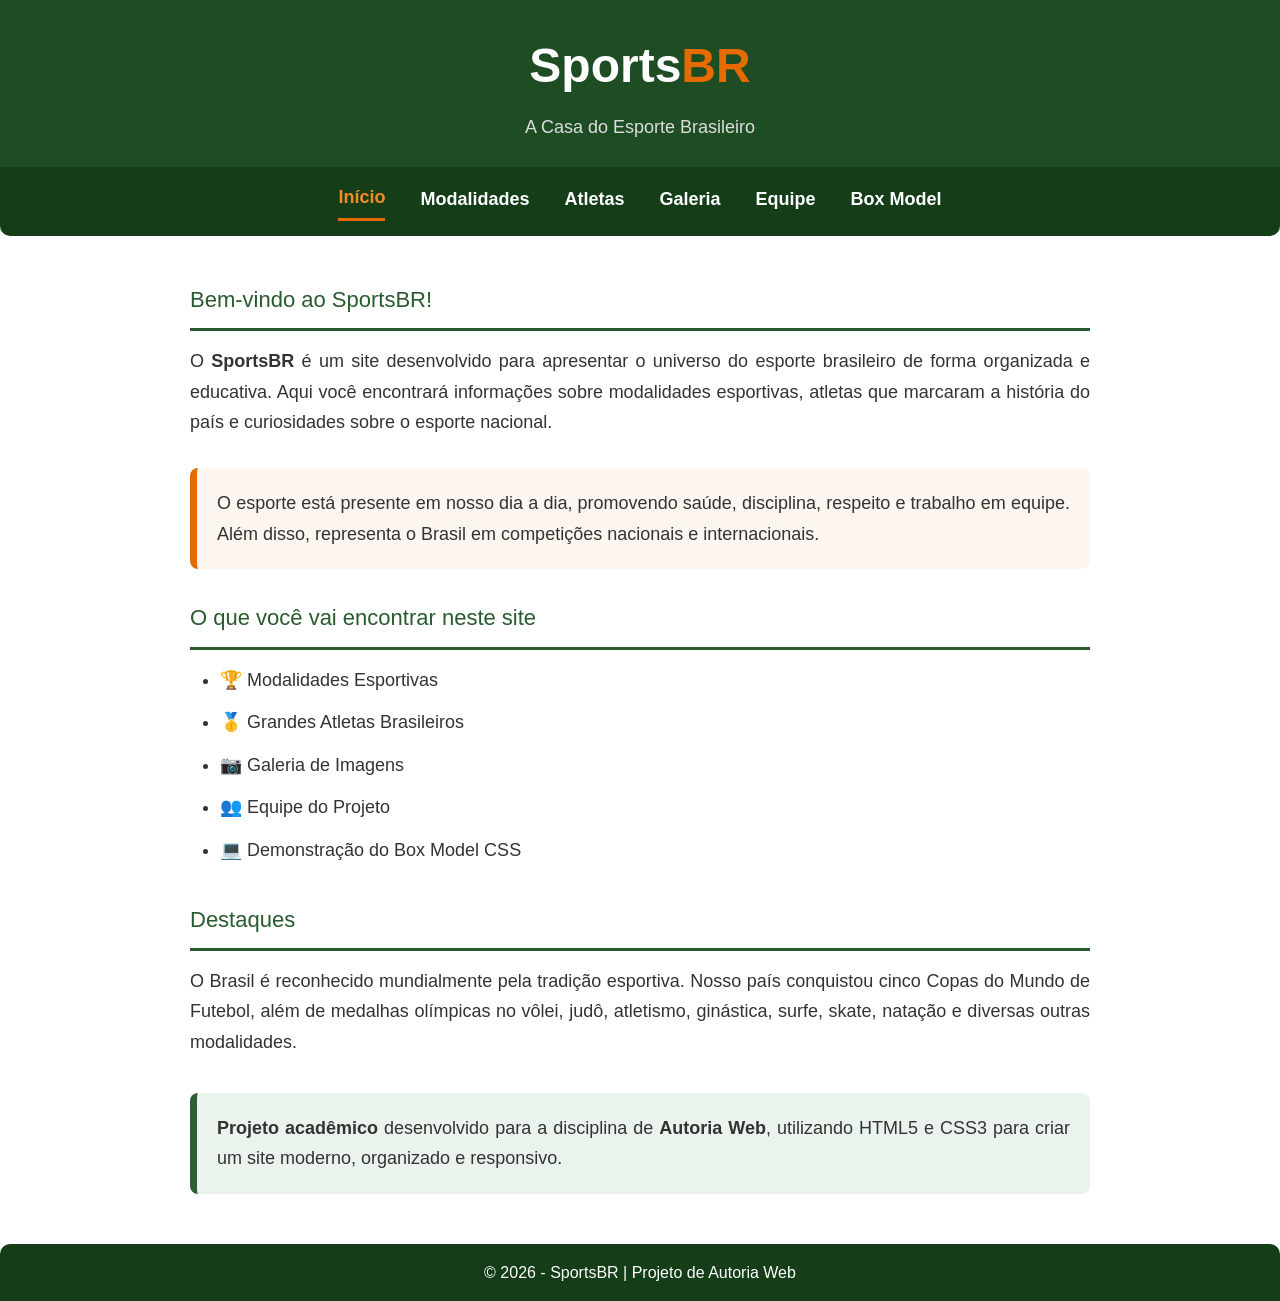
<file: index.html>
<!DOCTYPE html>
<html lang="pt-br">
<head>
    <meta charset="UTF-8">
    <meta name="viewport" content="width=device-width, initial-scale=1.0">
    <title>Início | SportsBR</title>
    <link rel="stylesheet" href="css/style.css">
</head>
<body>
    <header>
        <h1>Sports<span>BR</span></h1>
        <p>A Casa do Esporte Brasileiro</p>
    </header>
    <nav>
        <a href="index.html" class="ativo">Início</a>
        <a href="modalidades.html">Modalidades</a>
        <a href="atletas.html">Atletas</a>
        <a href="galeria.html">Galeria</a>
        <a href="equipe.html">Equipe</a>
        <a href="boxmodel.html">Box Model</a>
    </nav>
    <main>
        <h2>Bem-vindo ao Sports<span>BR</span>!</h2>
        <p>
            O <strong>Sports<span>BR</span></strong> é um site desenvolvido para apresentar o universo do esporte brasileiro de forma organizada e educativa. Aqui você encontrará informações sobre modalidades esportivas, atletas que marcaram a história do país e curiosidades sobre o esporte nacional.
        </p>
        <div class="destaque">
            <p>
                O esporte está presente em nosso dia a dia, promovendo saúde, disciplina, respeito e trabalho em equipe. Além disso, representa o Brasil em competições nacionais e internacionais.
            </p>
        </div>
        <h2>O que você vai encontrar neste site</h2>
        <ul>
            <li>🏆 Modalidades Esportivas</li>
            <li>🥇 Grandes Atletas Brasileiros</li>
            <li>📷 Galeria de Imagens</li>
            <li>👥 Equipe do Projeto</li>
            <li>💻 Demonstração do Box Model CSS</li>
        </ul>
        <h2>Destaques</h2>
        <p>
            O Brasil é reconhecido mundialmente pela tradição esportiva. Nosso país conquistou cinco Copas do Mundo de Futebol, além de medalhas olímpicas no vôlei, judô, atletismo, ginástica, surfe, skate, natação e diversas outras modalidades.
        </p>
        <div class="info">
            <p>
                <strong>Projeto acadêmico</strong> desenvolvido para a disciplina de <strong>Autoria Web</strong>, utilizando HTML5 e CSS3 para criar um site moderno, organizado e responsivo.
            </p>
        </div>
    </main>
    <footer>
        <p>© 2026 - SportsBR | Projeto de Autoria Web</p>
    </footer>
</body>
</html>
</file>
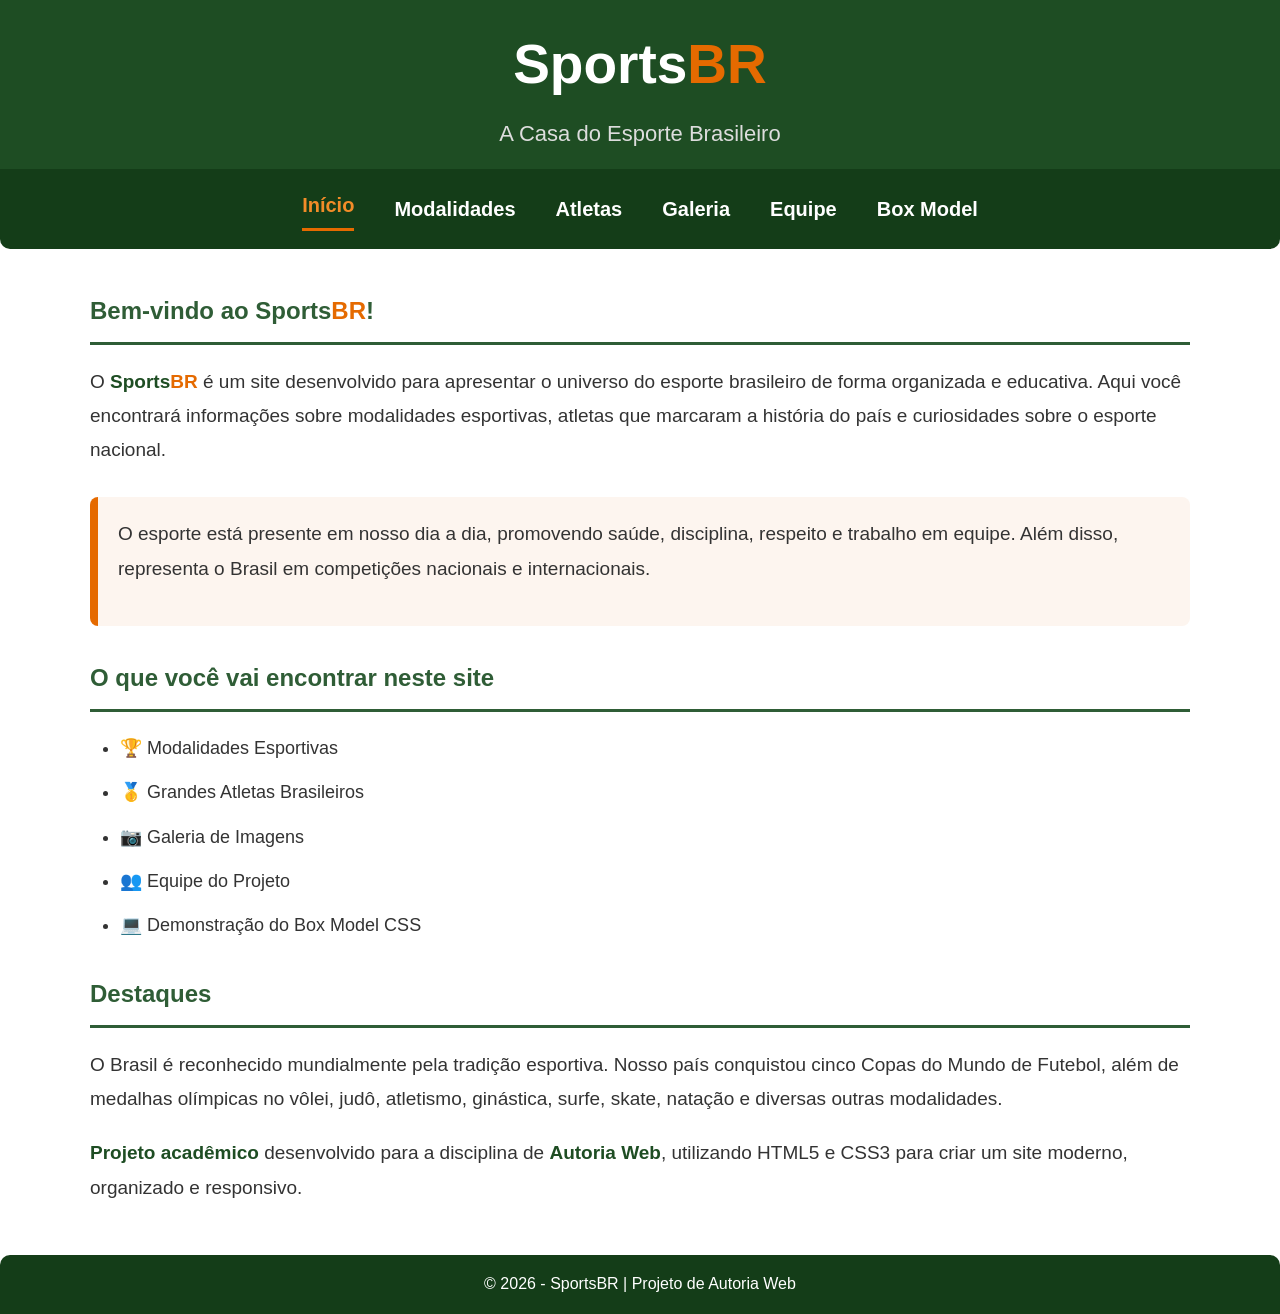
<file: projeto/index.html>
<!DOCTYPE html>
<html lang="pt-BR">
<head>
    <meta charset="UTF-8">
    <meta name="viewport" content="width=device-width, initial-scale=1.0">
    <title>SportsBR - A Casa do Esporte Brasileiro</title>
    <link rel="stylesheet" href="css/style.css">
</head>
<body>
    <header>
        <h1>Sports<span>BR</span></h1>
        <p>A Casa do Esporte Brasileiro</p>
    </header>
    <nav>
        <a href="index.html" class="ativo">Início</a>
        <a href="modalidades.html">Modalidades</a>
        <a href="atletas.html">Atletas</a>
        <a href="galeria.html">Galeria</a>
        <a href="equipe.html">Equipe</a>
        <a href="boxmodel.html">Box Model</a>
    </nav>
    <main>
        <h2>Bem-vindo ao Sports<span>BR</span>!</h2>
        <p>
            O <strong>Sports<span>BR</span></strong> é um site desenvolvido para apresentar o universo do esporte brasileiro de forma organizada e educativa. Aqui você encontrará informações sobre modalidades esportivas, atletas que marcaram a história do país e curiosidades sobre o esporte nacional.
        </p>
        <div class="destaque">
            <p>
                O esporte está presente em nosso dia a dia, promovendo saúde, disciplina, respeito e trabalho em equipe. Além disso, representa o Brasil em competições nacionais e internacionais.
            </p>
        </div>
        <h2>O que você vai encontrar neste site</h2>
        <ul>
            <li>🏆 Modalidades Esportivas</li>
            <li>🥇 Grandes Atletas Brasileiros</li>
            <li>📷 Galeria de Imagens</li>
            <li>👥 Equipe do Projeto</li>
            <li>💻 Demonstração do Box Model CSS</li>
        </ul>
        <h2>Destaques</h2>
        <p>
            O Brasil é reconhecido mundialmente pela tradição esportiva. Nosso país conquistou cinco Copas do Mundo de Futebol, além de medalhas olímpicas no vôlei, judô, atletismo, ginástica, surfe, skate, natação e diversas outras modalidades.
        </p>
        <div class="info">
            <p>
                <strong>Projeto acadêmico</strong> desenvolvido para a disciplina de <strong>Autoria Web</strong>, utilizando HTML5 e CSS3 para criar um site moderno, organizado e responsivo.
            </p>
        </div>
    </main>
    <footer>
        <p>© 2026 - SportsBR | Projeto de Autoria Web</p>
    </footer>
</body>
</html>
</file>
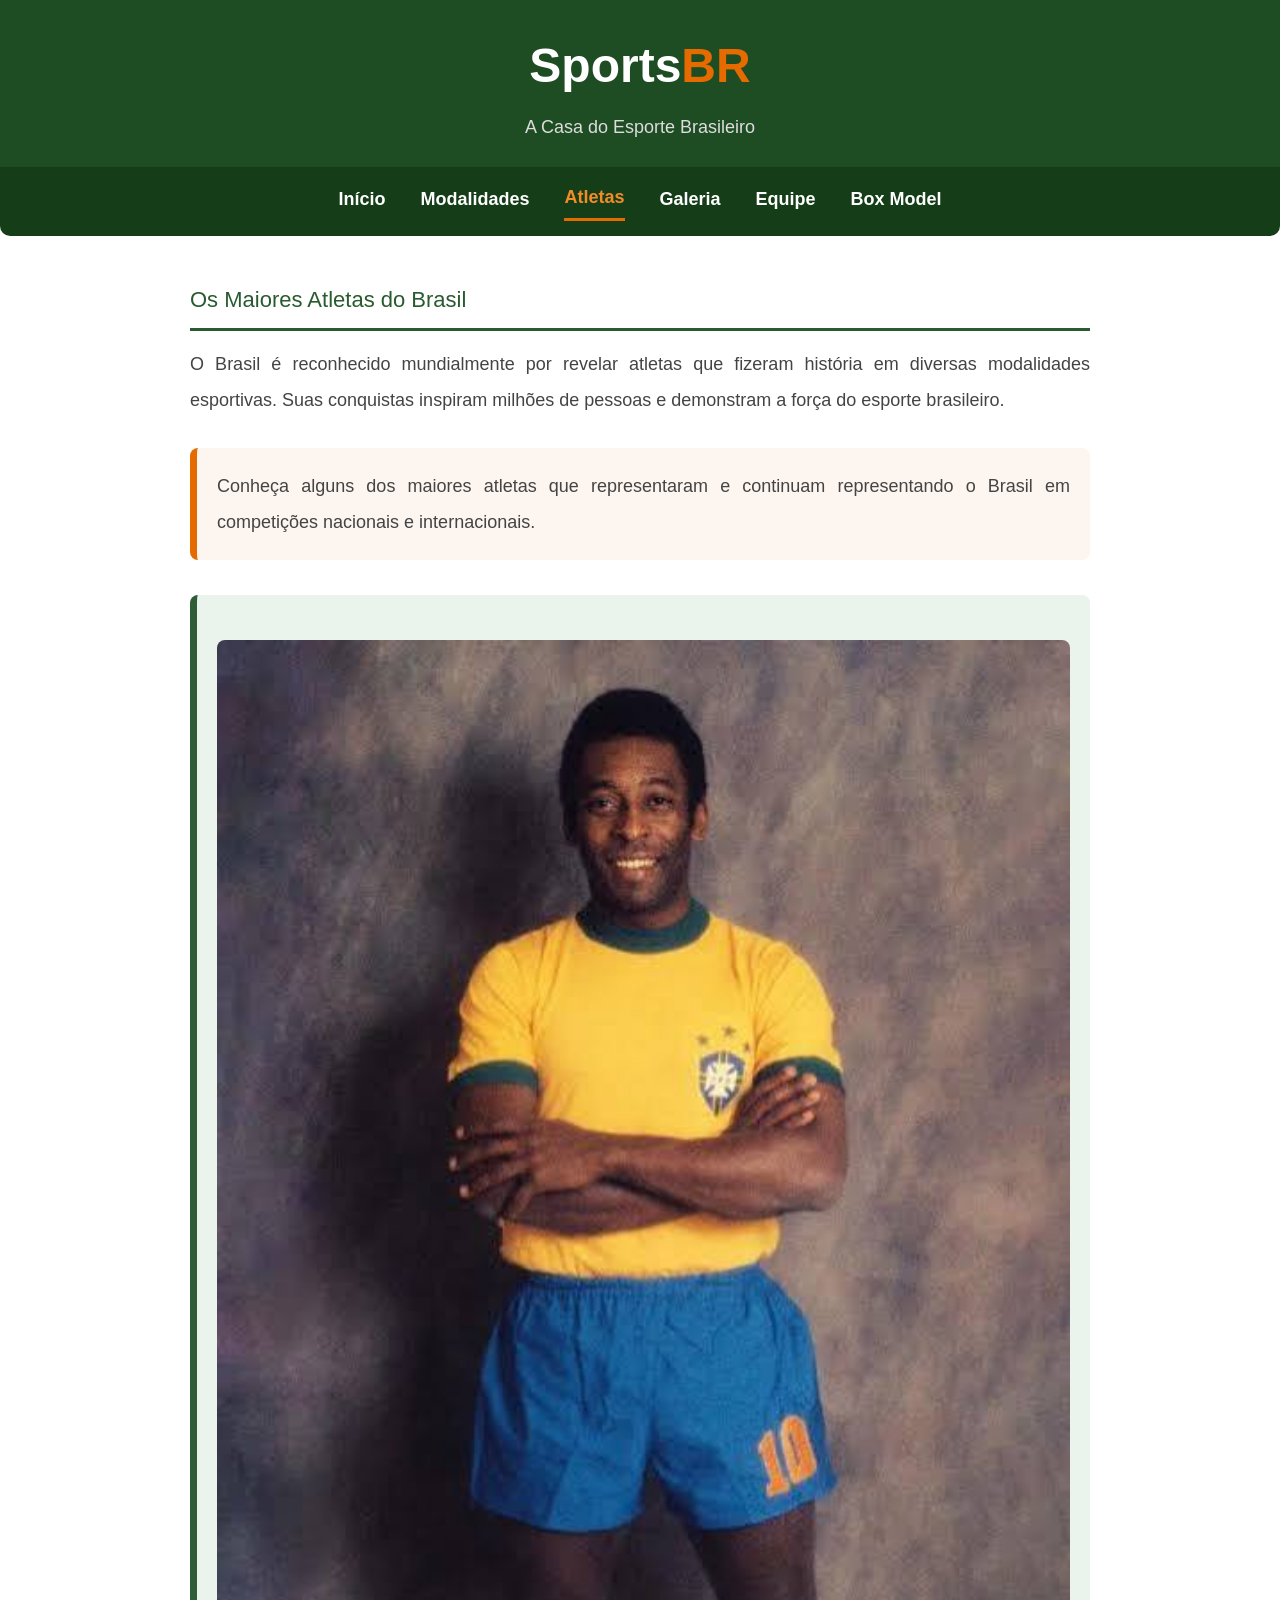
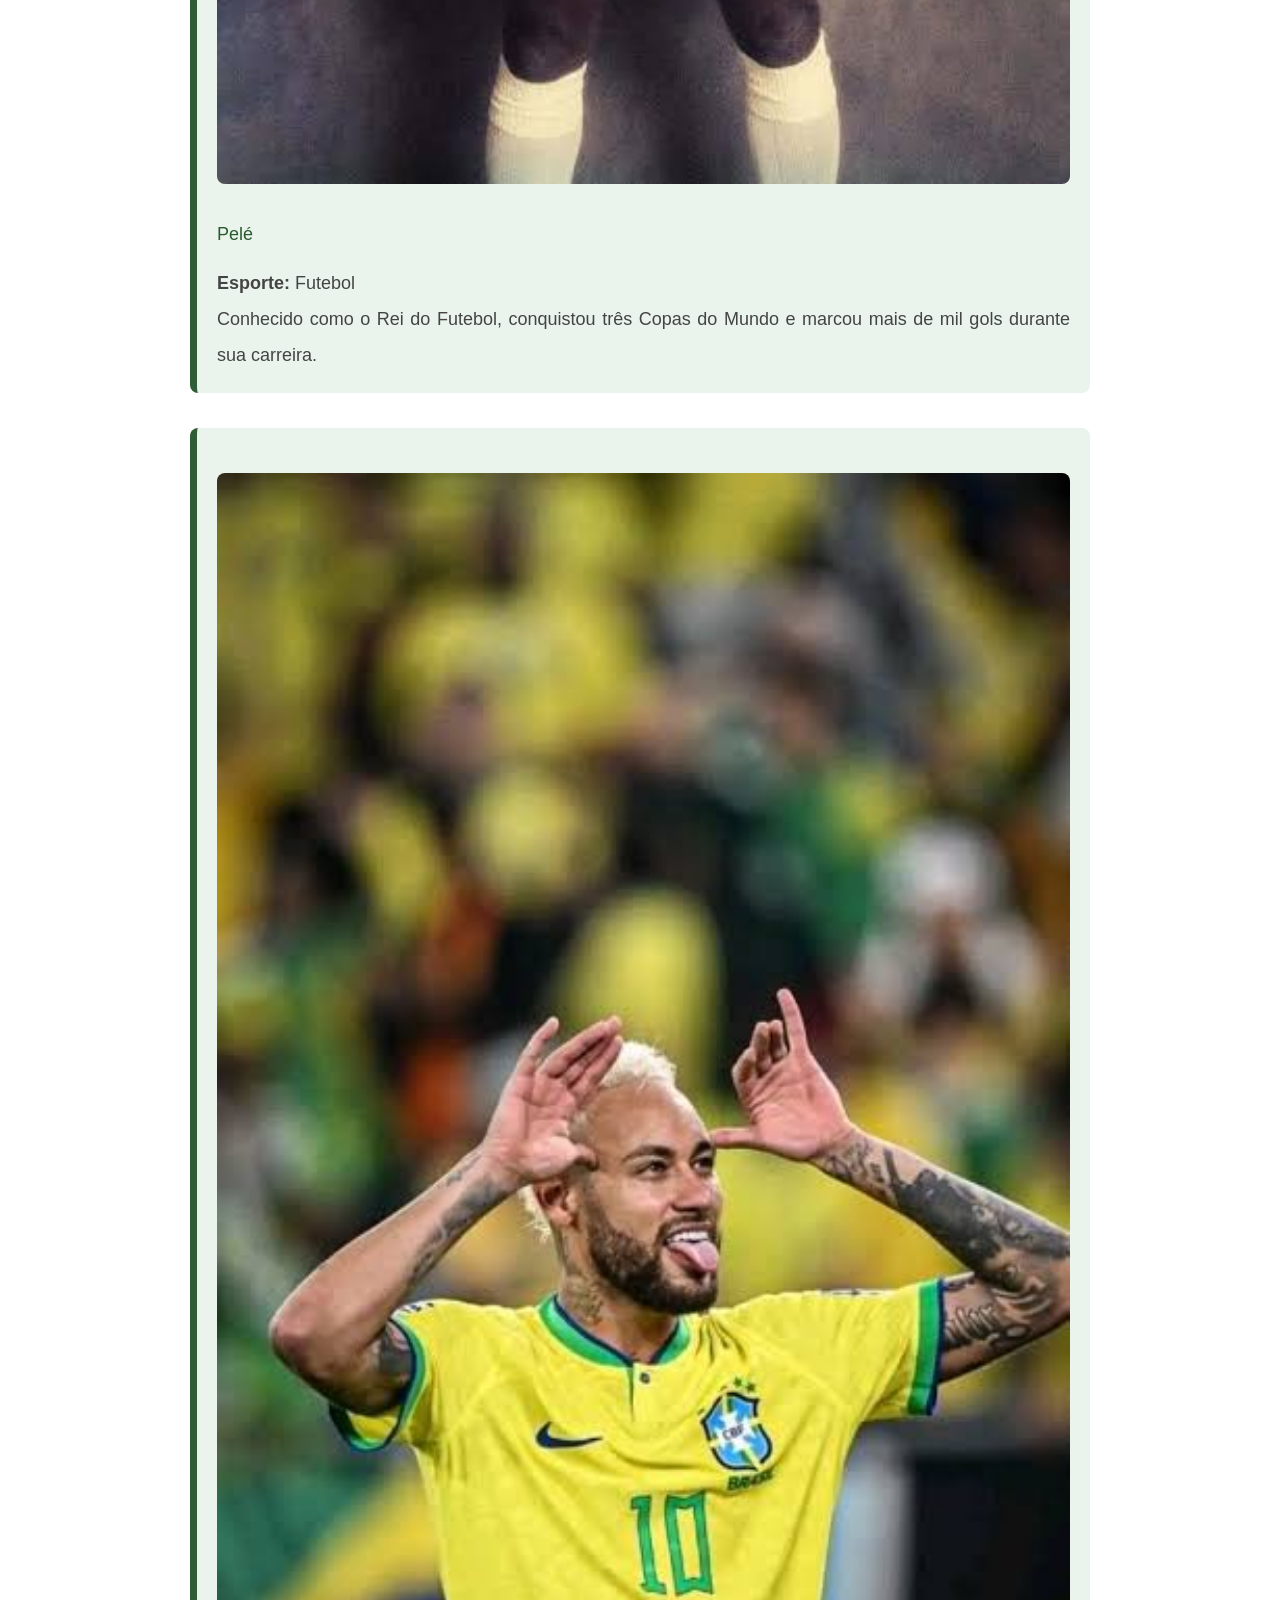
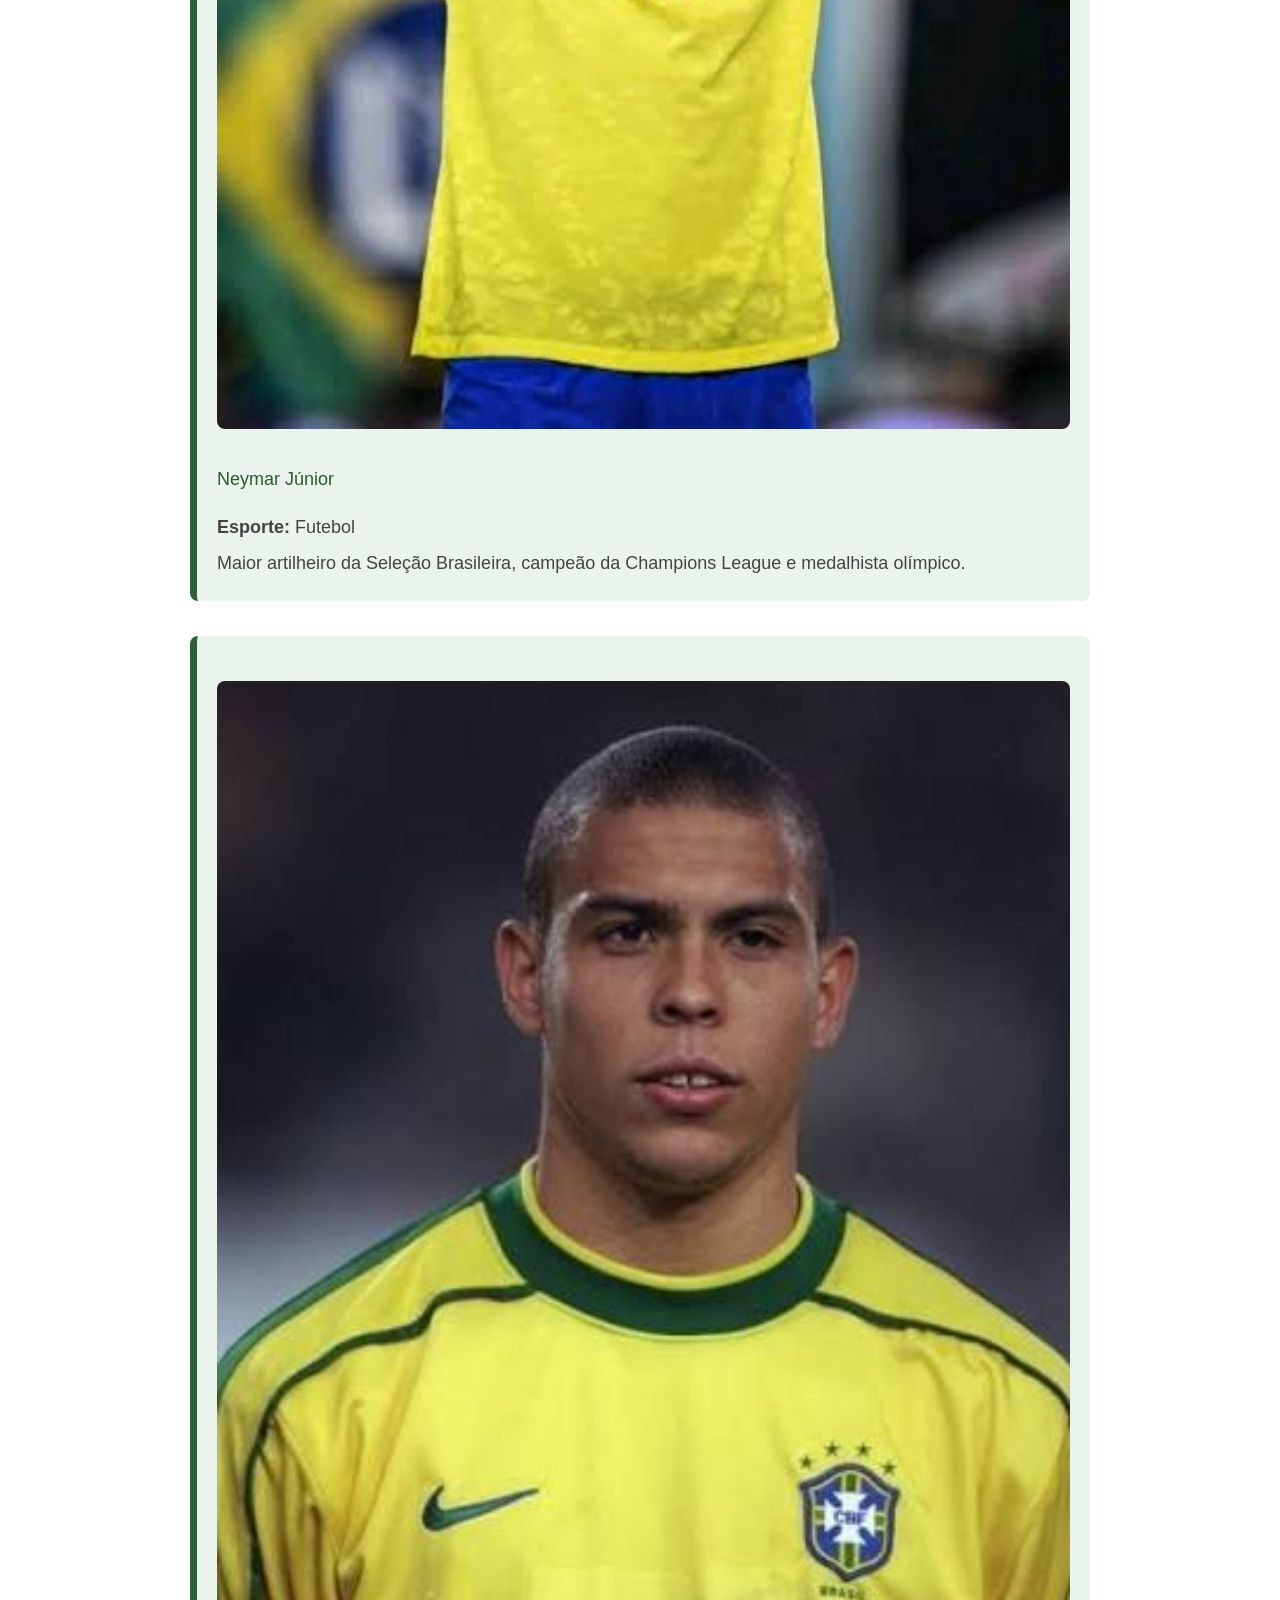
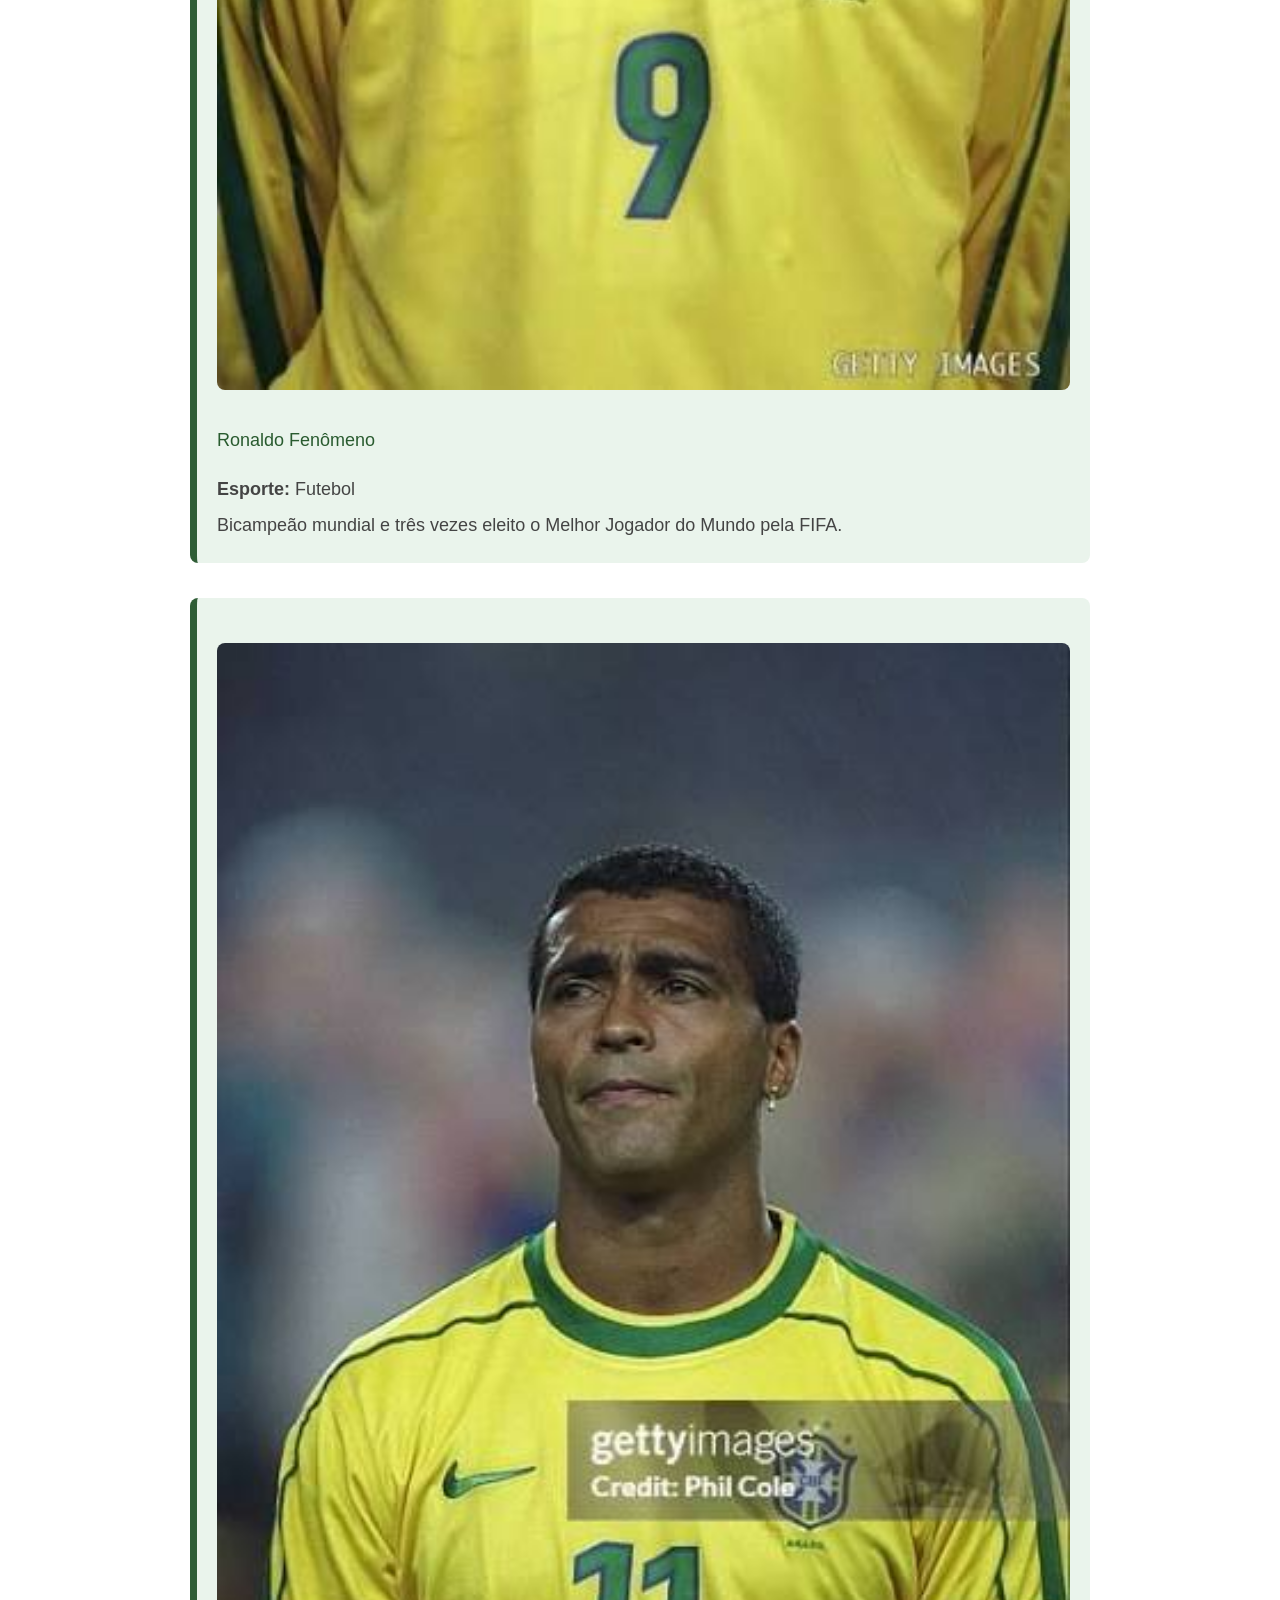
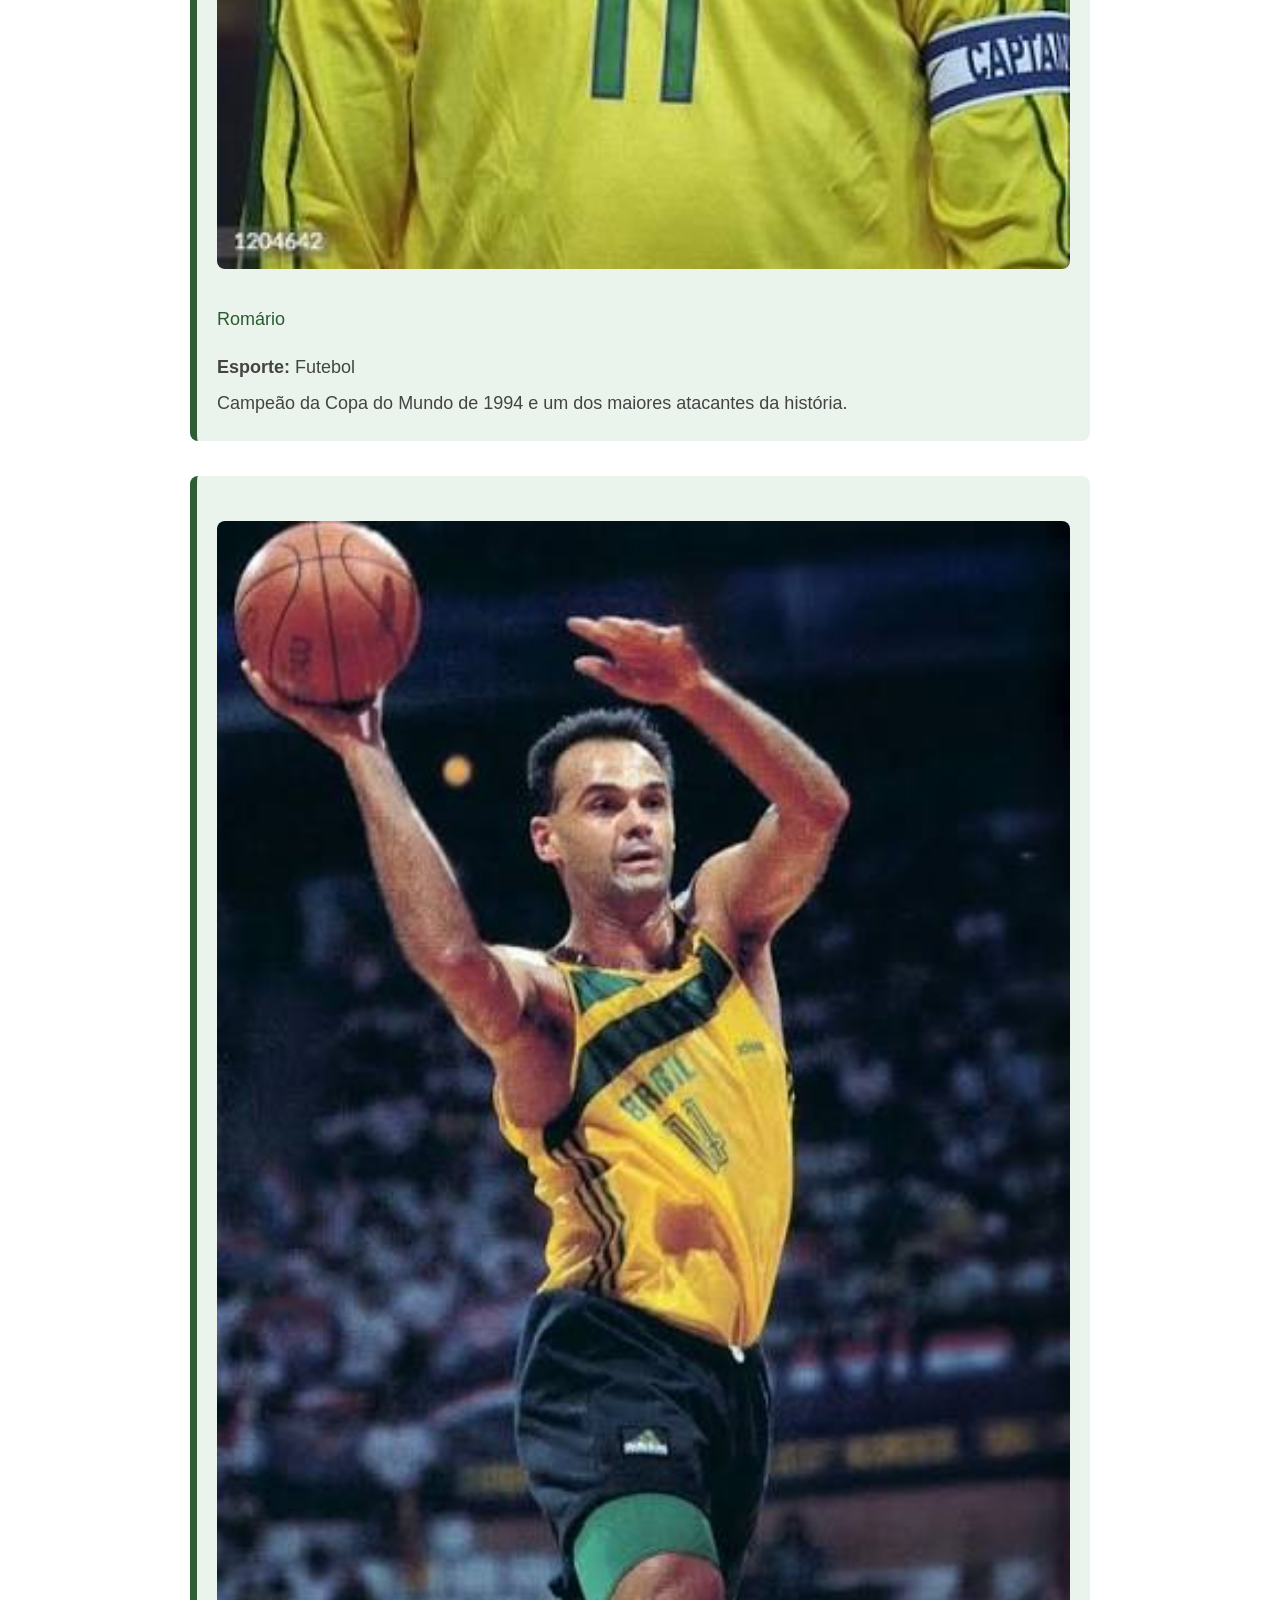
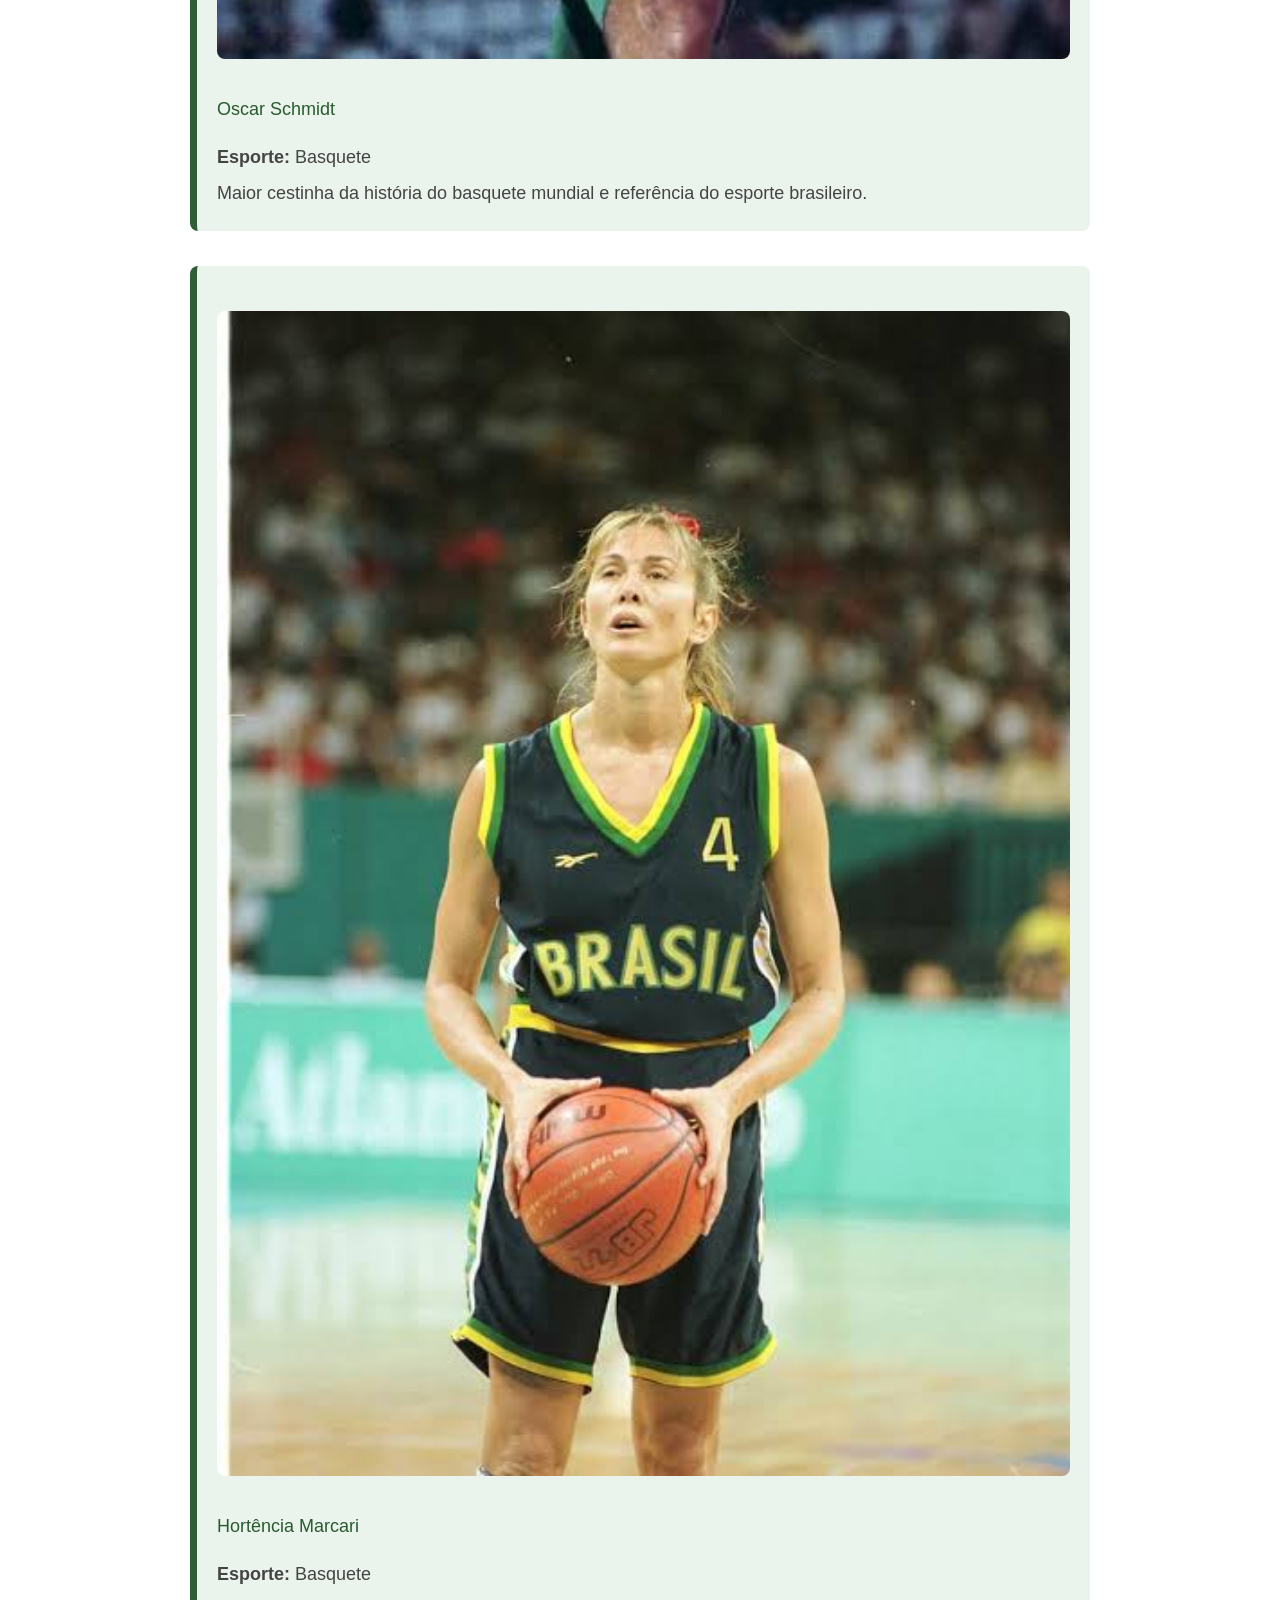
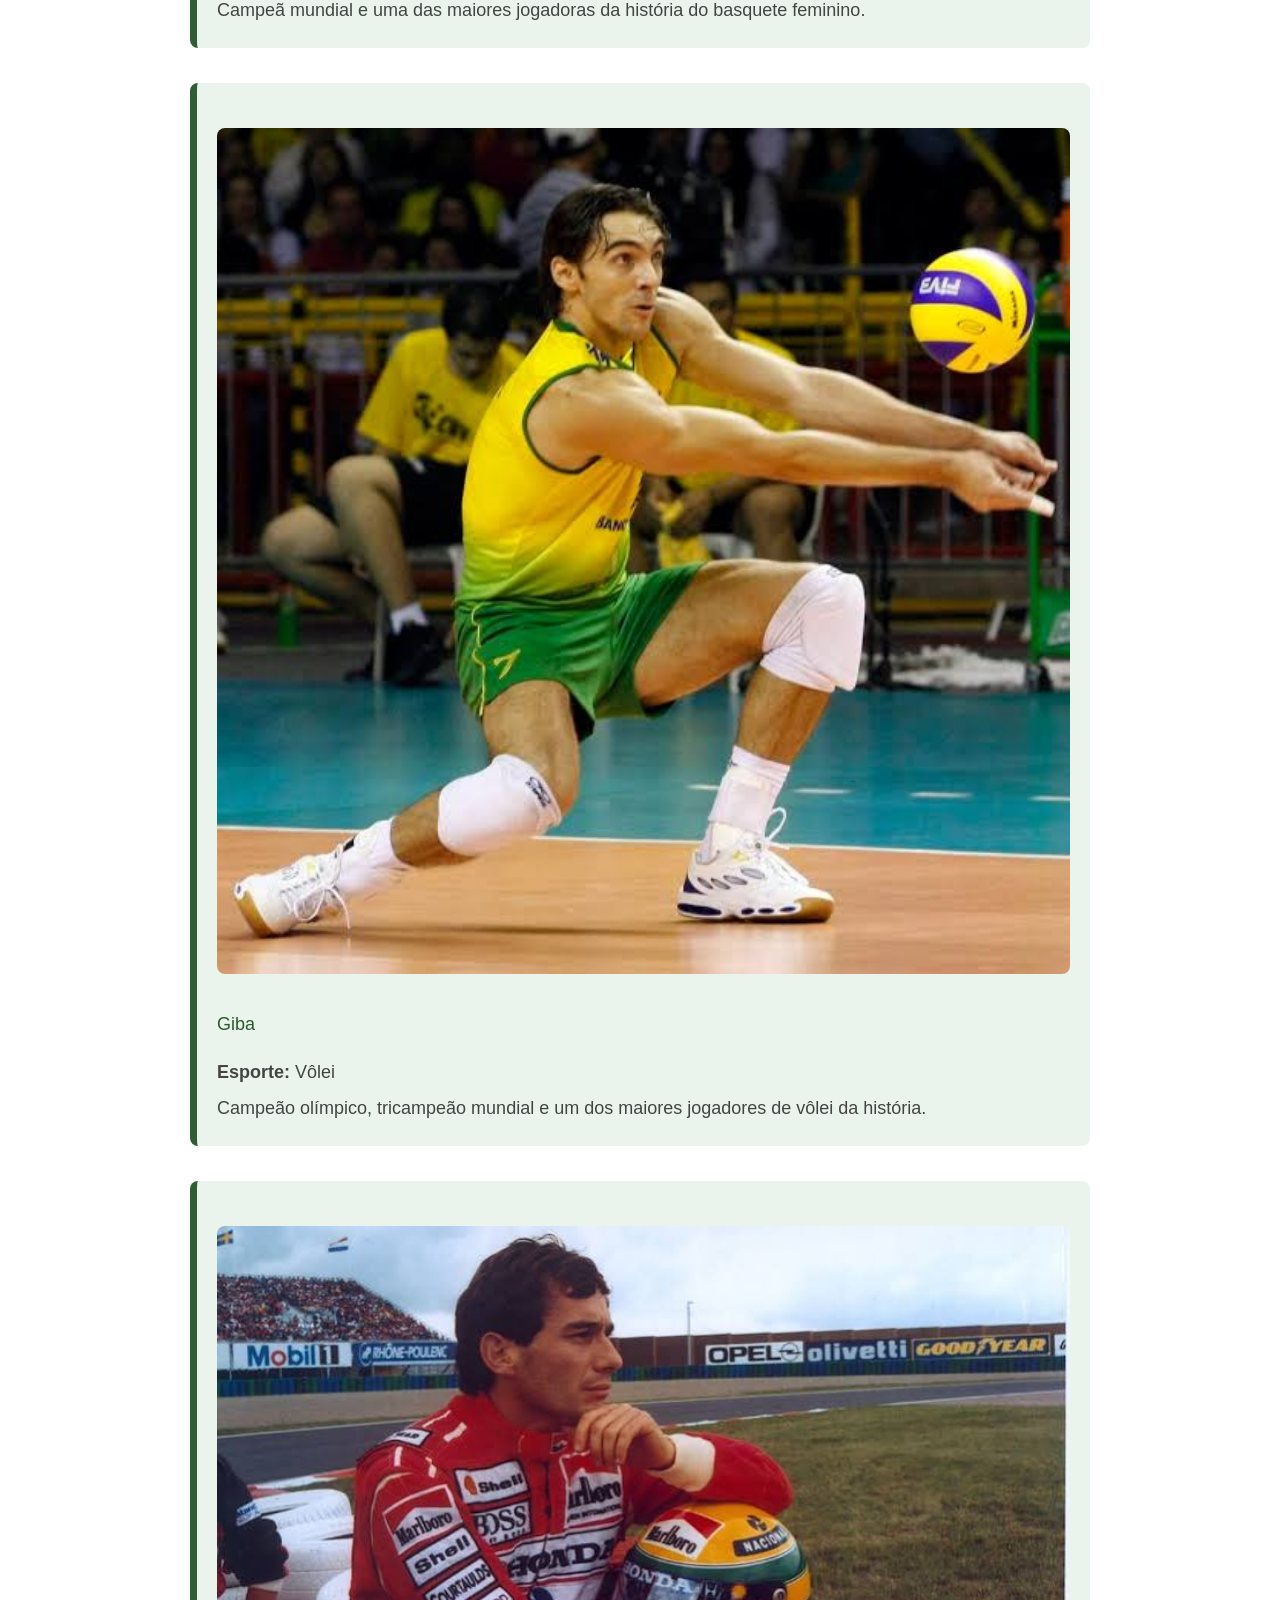
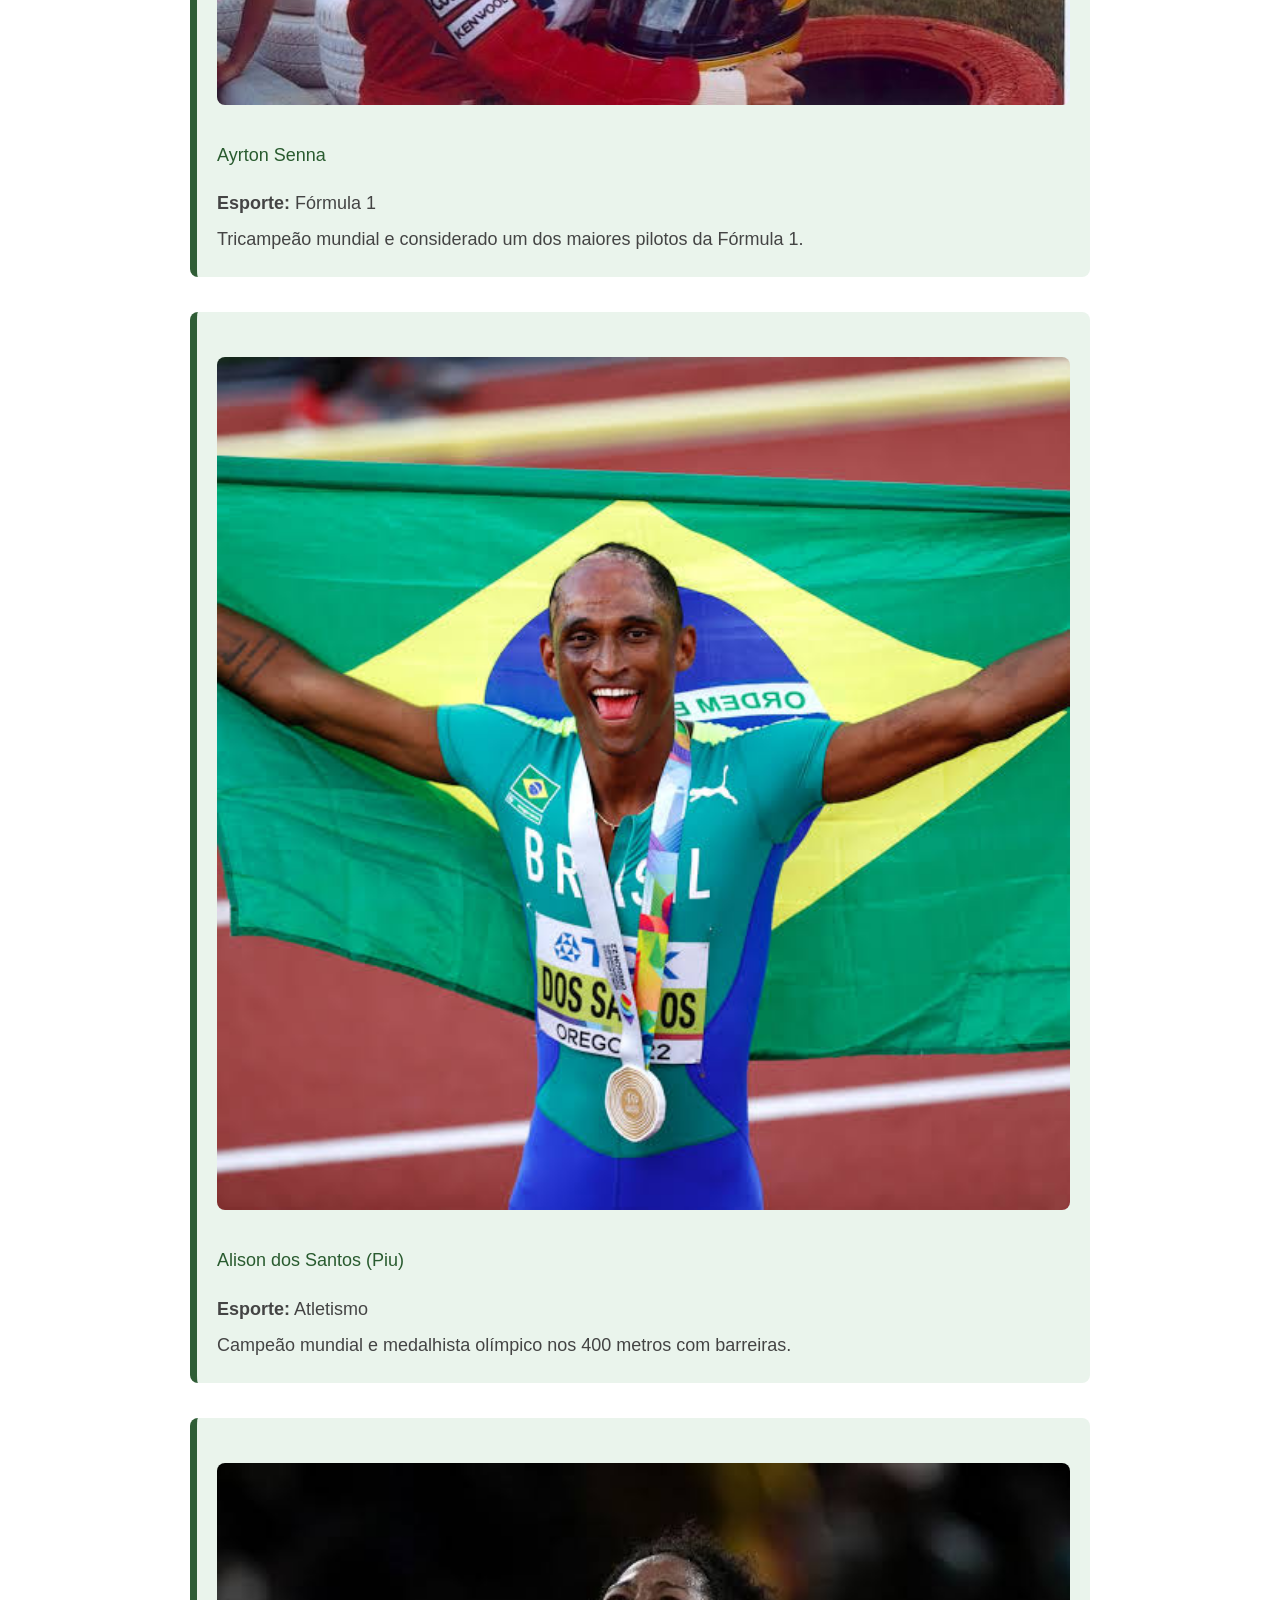
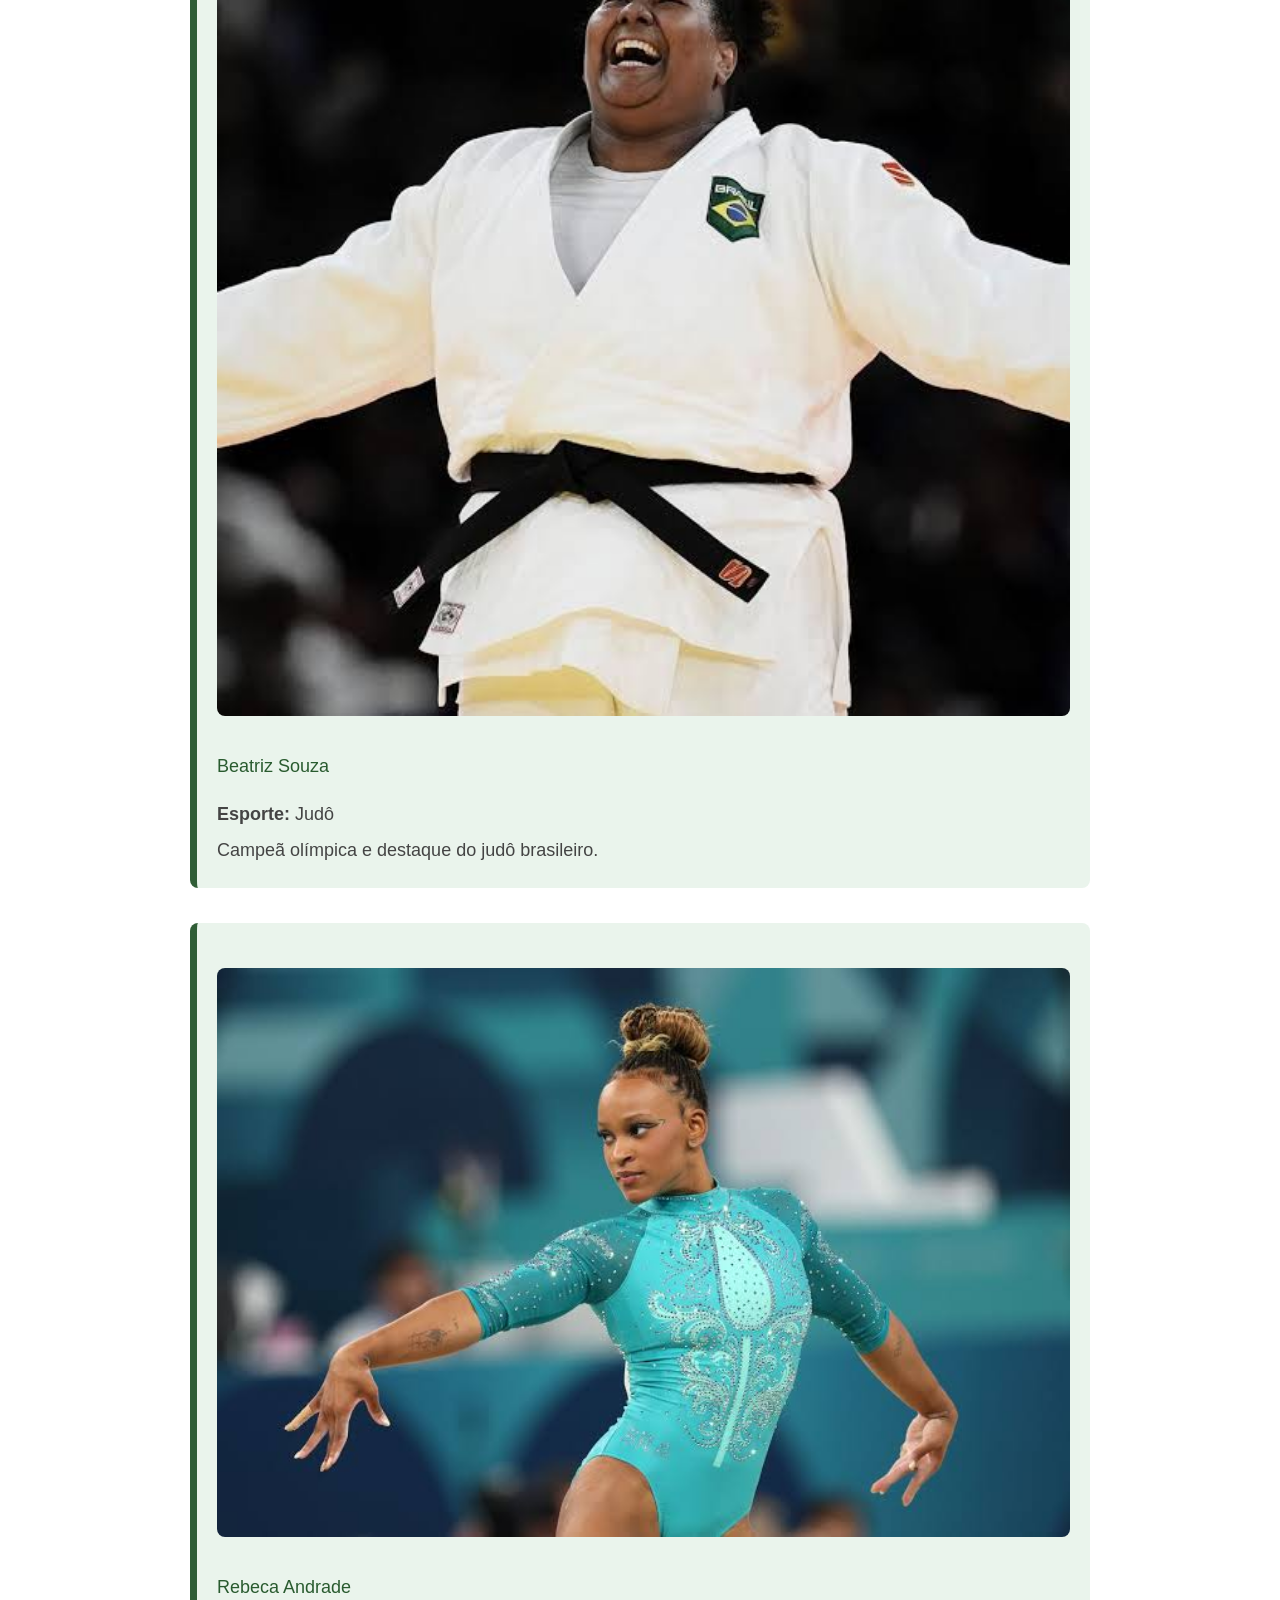
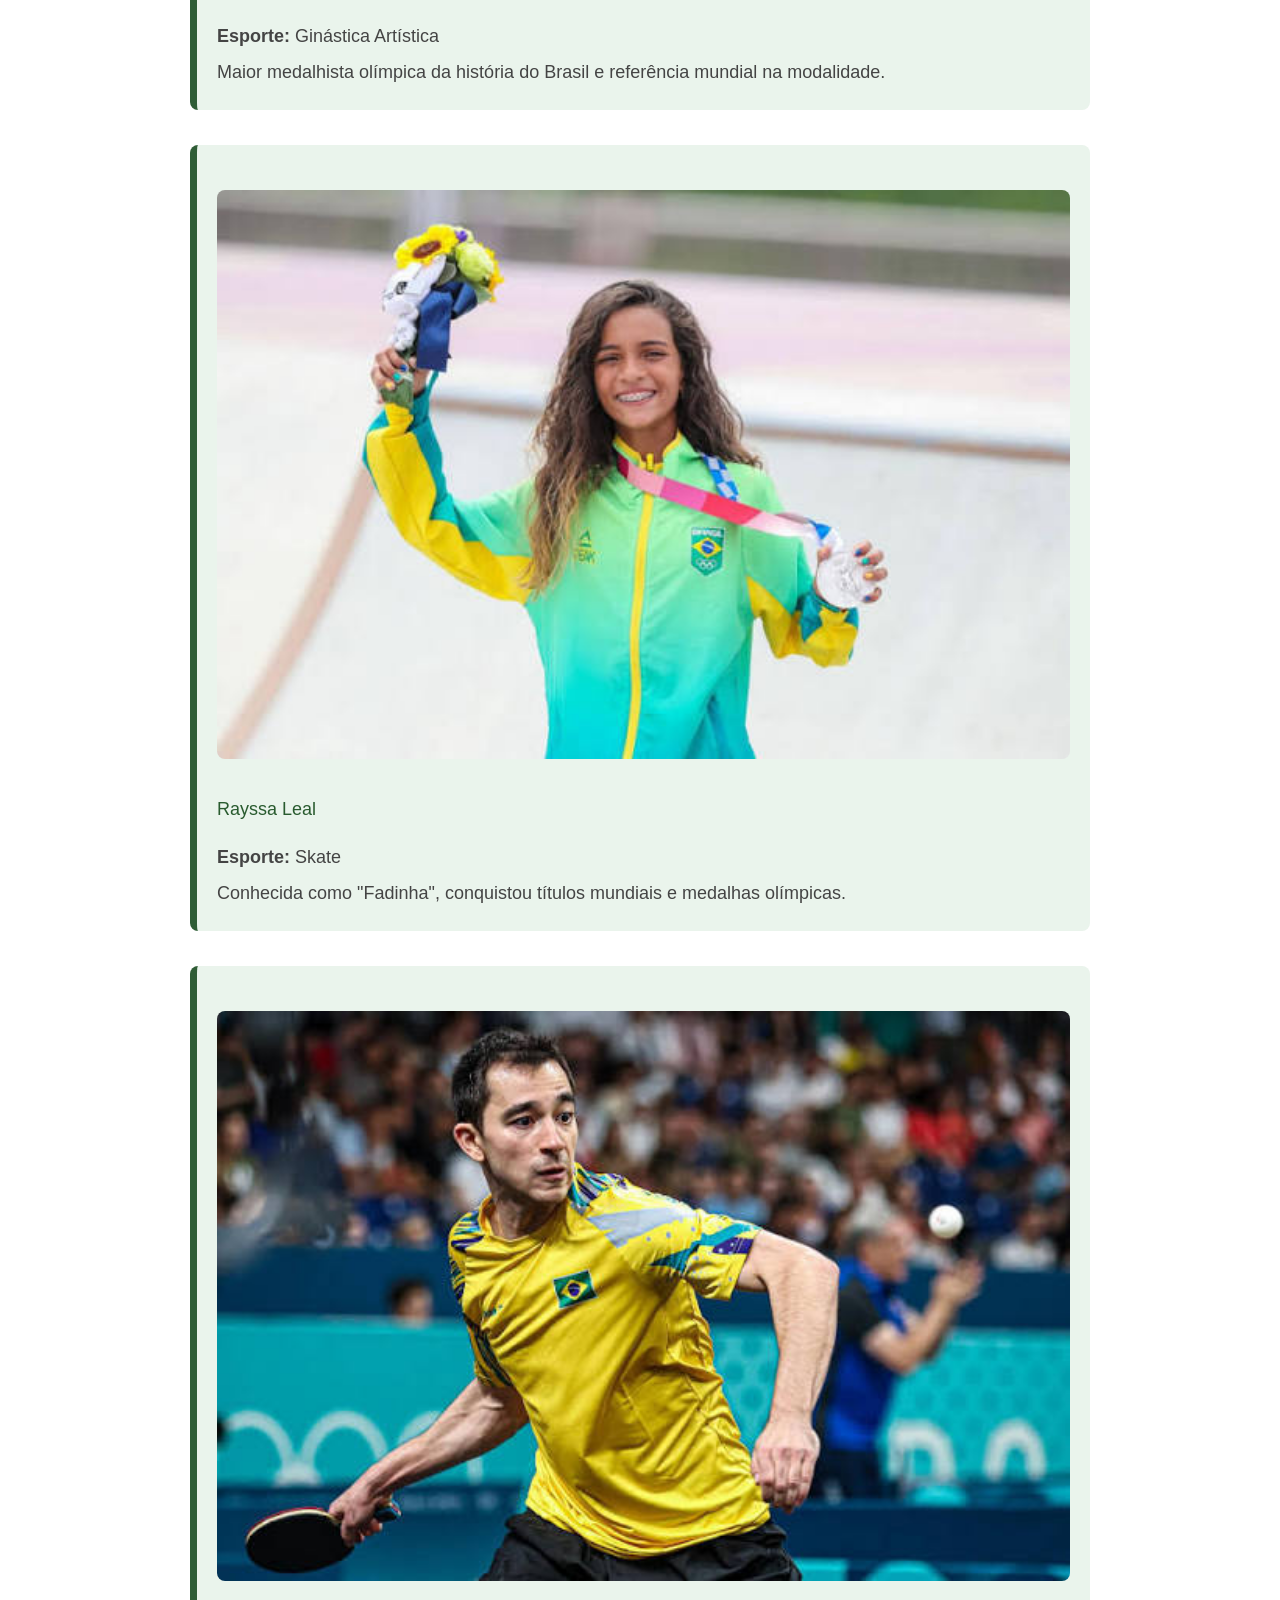
<file: atletas.html>
<!DOCTYPE html>
<html lang="pt-br">
<head>
    <meta charset="UTF-8">
    <meta name="viewport" content="width=device-width, initial-scale=1.0">
    <title>Atletas | SportsBR</title>
    <link rel="stylesheet" href="css/style.css">
</head>
<body>
    <header>
        <h1>Sports<span>BR</span></h1>
        <p>A Casa do Esporte Brasileiro</p>
    </header>
    <nav>
        <a href="index.html">Início</a>
        <a href="modalidades.html">Modalidades</a>
        <a href="atletas.html" class="ativo">Atletas</a>
        <a href="galeria.html">Galeria</a>
        <a href="equipe.html">Equipe</a>
        <a href="boxmodel.html">Box Model</a>
    </nav>
    <main>
        <section class="atleta">
            <div class="atleta-card">
                <div>
                    <h2>Os Maiores Atletas do Brasil</h2>
                    <p>
                        O Brasil é reconhecido mundialmente por revelar atletas que fizeram história em diversas modalidades    esportivas. Suas conquistas inspiram milhões de pessoas e demonstram a força do esporte brasileiro.
                    </p>
                    <div class="destaque">
                        <p>
                            Conheça alguns dos maiores atletas que representaram e continuam representando o Brasil em competições nacionais e internacionais.
                        </p>
                    </div>

                    <div class="info">
                        <img src="imagens/pagina_atletas/pele.jpeg" alt="Pelé" width="220">
                        <h3>Pelé</h3>
                        <p><strong>Esporte:</strong> Futebol</p>
                        <p>Conhecido como o Rei do Futebol, conquistou três Copas do Mundo e marcou mais de mil gols durante sua carreira.</p>
                    </div>

                    <div class="info">
                        <img src="imagens/pagina_atletas/neymarjunior.jpeg" alt="Neymar Jr." width="220">
                        <h3>Neymar Júnior</h3>
                        <p><strong>Esporte:</strong> Futebol</p>
                        <p>Maior artilheiro da Seleção Brasileira, campeão da Champions League e medalhista olímpico.</p>
                    </div>

                    <div class="info">
                        <img src="imagens/pagina_atletas/ronaldofenomeno.jpeg" alt="Ronaldo Fenômeno" width="220">
                        <h3>Ronaldo Fenômeno</h3>
                        <p><strong>Esporte:</strong> Futebol</p>
                        <p>Bicampeão mundial e três vezes eleito o Melhor Jogador do Mundo pela FIFA.</p>
                    </div>

                    <div class="info">
                        <img src="imagens/pagina_atletas/romario.jpeg" alt="Romário" width="220">
                        <h3>Romário</h3>
                        <p><strong>Esporte:</strong> Futebol</p>
                        <p>Campeão da Copa do Mundo de 1994 e um dos maiores atacantes da história.</p>
                    </div>

                    <div class="info">
                        <img src="imagens/pagina_atletas/oscarschmidt.jpeg" alt="Oscar Schmidt" width="220">
                        <h3>Oscar Schmidt</h3>
                        <p><strong>Esporte:</strong> Basquete</p>
                        <p>Maior cestinha da história do basquete mundial e referência do esporte brasileiro.</p>
                    </div>

                    <div class="info">
                        <img src="imagens/pagina_atletas/hortenciamarcari.jpeg" alt="Hortência Marcari" width="220">
                        <h3>Hortência Marcari</h3>
                        <p><strong>Esporte:</strong> Basquete</p>
                        <p>Campeã mundial e uma das maiores jogadoras da história do basquete feminino.</p>
                    </div>

                    <div class="info">
                        <img src="imagens/pagina_atletas/giba.jpeg" alt="Giba" width="220">
                        <h3>Giba</h3>
                        <p><strong>Esporte:</strong> Vôlei</p>
                        <p>Campeão olímpico, tricampeão mundial e um dos maiores jogadores de vôlei da história.</p>
                    </div>

                    <div class="info">
                        <img src="imagens/pagina_atletas/ayrtonsenna.jpeg" alt="Ayrton Senna" width="220">
                        <h3>Ayrton Senna</h3>
                        <p><strong>Esporte:</strong> Fórmula 1</p>
                        <p>Tricampeão mundial e considerado um dos maiores pilotos da Fórmula 1.</p>
                    </div>

                    <div class="info">
                        <img src="imagens/pagina_atletas/piu.jpeg" alt="Alison dos Santos" width="220">
                        <h3>Alison dos Santos (Piu)</h3>
                        <p><strong>Esporte:</strong> Atletismo</p>
                        <p>Campeão mundial e medalhista olímpico nos 400 metros com barreiras.</p>
                    </div>

                    <div class="info">
                        <img src="imagens/pagina_atletas/beatrizsouza.jpeg" alt="Beatriz Souza" width="220">
                        <h3>Beatriz Souza</h3>
                        <p><strong>Esporte:</strong> Judô</p>
                        <p>Campeã olímpica e destaque do judô brasileiro.</p>
                    </div>

                    <div class="info">
                        <img src="imagens/pagina_atletas/rebecaandrade.jpeg" alt="Rebeca Andrade" width="220">
                        <h3>Rebeca Andrade</h3>
                        <p><strong>Esporte:</strong> Ginástica Artística</p>
                        <p>Maior medalhista olímpica da história do Brasil e referência mundial na modalidade.</p>
                    </div>

                    <div class="info">
                        <img src="imagens/pagina_atletas/rayssaleal.jpeg" alt="Rayssa Leal" width="220">
                        <h3>Rayssa Leal</h3>
                        <p><strong>Esporte:</strong> Skate</p>
                        <p>Conhecida como "Fadinha", conquistou títulos mundiais e medalhas olímpicas.</p>
                    </div>

                    <div class="info">
                        <img src="imagens/pagina_atletas/hugocalderano.jpeg" alt="Hugo Calderano" width="220">
                        <h3>Hugo Calderano</h3>
                        <p><strong>Esporte:</strong> Tênis de Mesa</p>
                        <p>Maior mesa-tenista da história do Brasil e destaque internacional.</p>
                    </div>

                    <div class="info">
                        <img src="imagens/pagina_atletas/isaquiasqueiroz.jpeg" alt="Isaquias Queiroz" width="220">
                        <h3>Isaquias Queiroz</h3>
                        <p><strong>Esporte:</strong> Canoagem Velocidade</p>
                        <p>Campeão olímpico e um dos maiores medalhistas brasileiros em Jogos Olímpicos.</p>
                    </div>

                    <div class="info">
                        <img src="imagens/pagina_atletas/gabrielmedina.webp" alt="Gabriel Medina" width="220">
                        <h3>Gabriel Medina</h3>
                        <p><strong>Esporte:</strong> Surfe</p>
                        <p>Primeiro brasileiro campeão mundial de surfe e um dos maiores atletas da modalidade.</p>
                    </div>

                    <br>
                    <br>
                    <h2>Curiosidade</h2>
                    <div class="info">
                        <p>
                            O Brasil já conquistou mais de 170 medalhas olímpicas em diferentes modalidades. Futebol, vôlei, judô, ginástica, atletismo, surfe, skate e canoagem são alguns dos esportes que mais trouxeram conquistas para o país.
                        </p>
                    </div>
                    <div class="destaque">
                        <p>
                            O esporte promove saúde, disciplina, inclusão social e trabalho em equipe. Os atletas brasileiros continuam inspirando novas gerações a acreditarem em seus sonhos e representarem o Brasil com orgulho.
                        </p>
                    </div>
                </div>
            </div>
        </section>
    </main>
    <footer>
        <p>© 2026 - SportsBR | Projeto de Autoria Web</p>
    </footer>
</body>
</html>
</file>
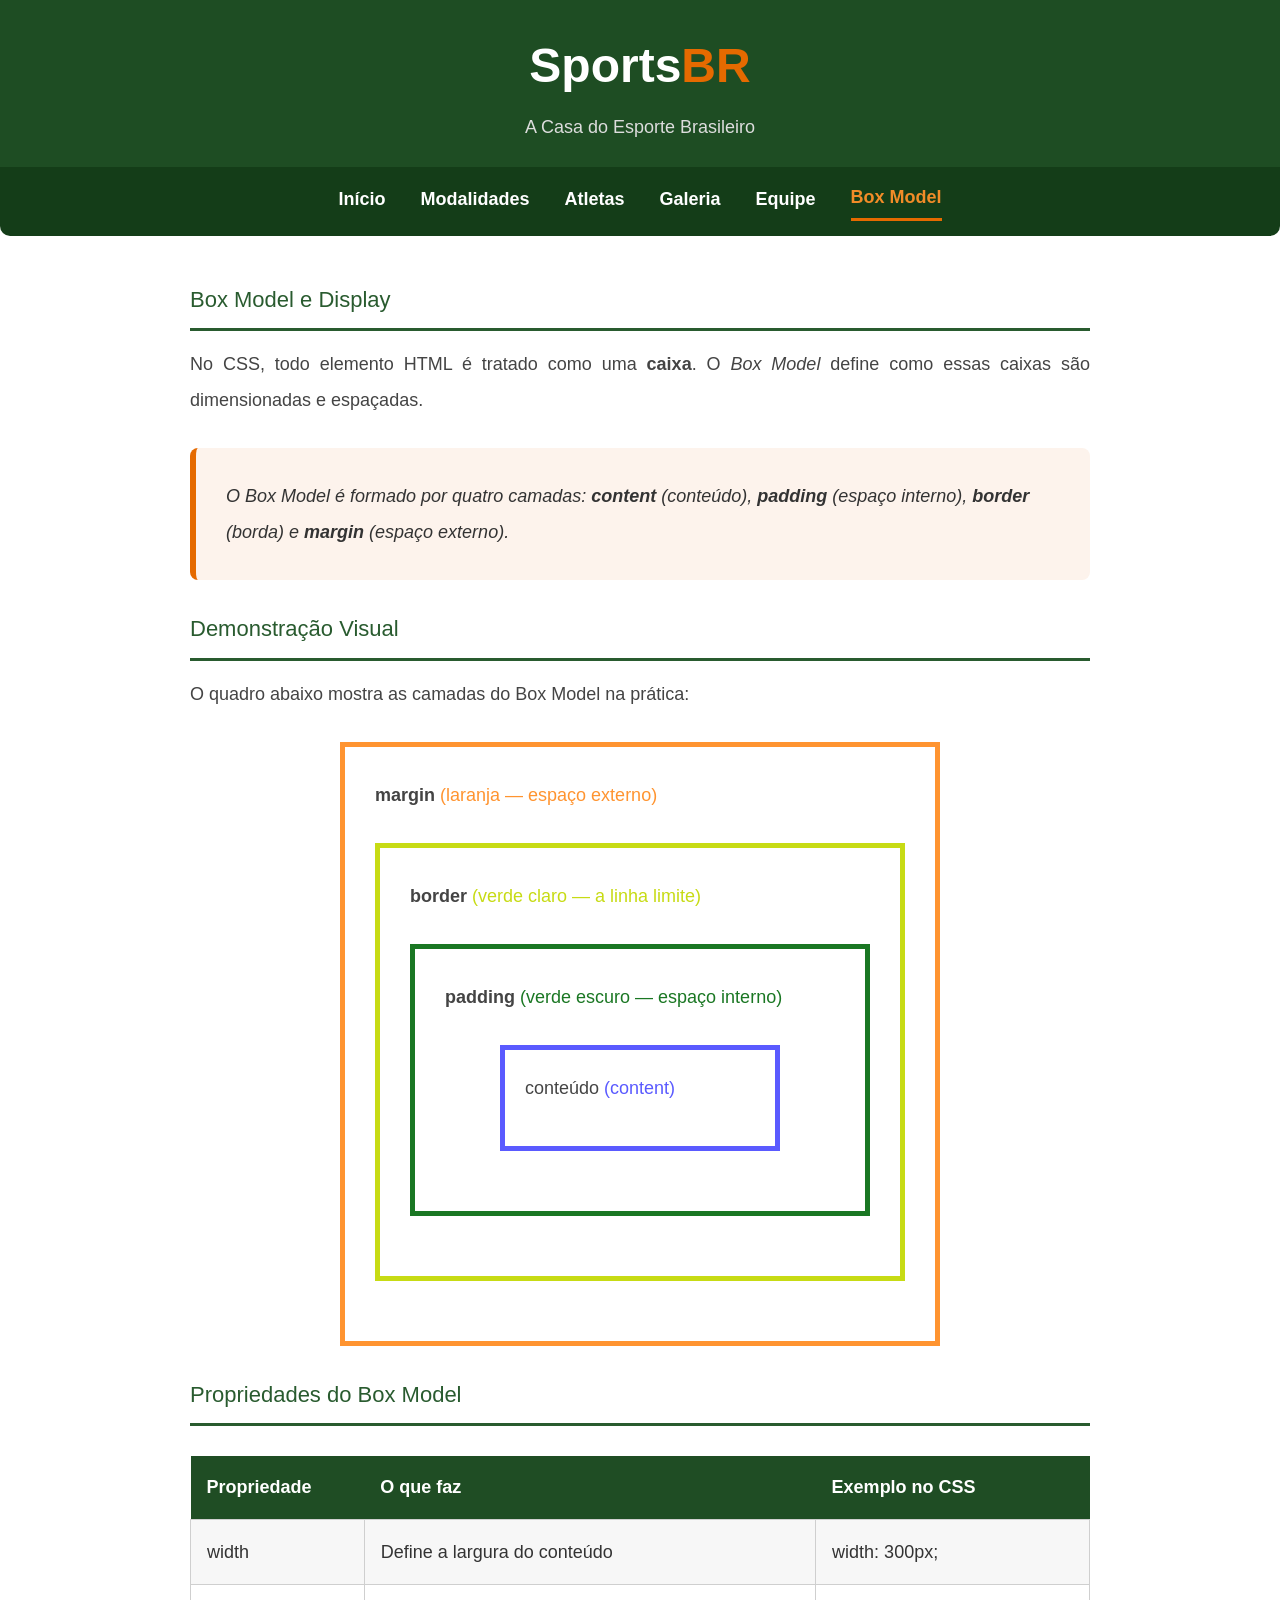
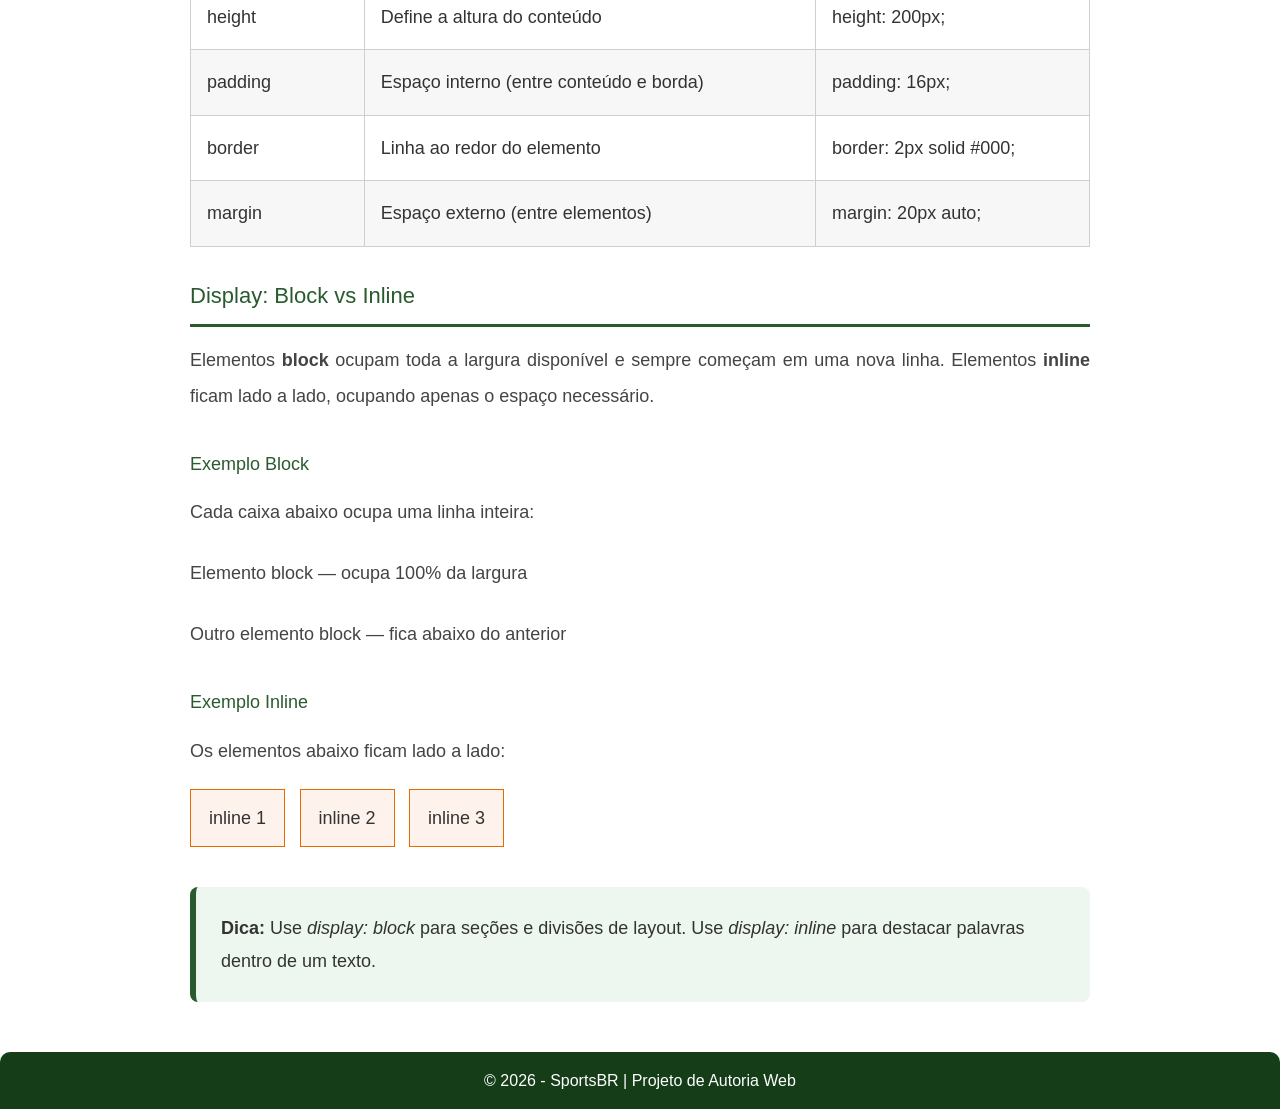
<file: boxmodel.html>
<!DOCTYPE html>
<html lang="pt-BR">
<head>
    <meta charset="UTF-8">
    <meta name="viewport" content="width=device-width, initial-scale=1.0">
    <title>Box Model | SportsBR</title>
    <link rel="stylesheet" href="css/style.css">
</head>
<body>
    <header>
        <h1>Sports<span>BR</span></h1>
        <p>A Casa do Esporte Brasileiro</p>
    </header>
    <nav>
        <a href="index.html">Início</a>
        <a href="modalidades.html">Modalidades</a>
        <a href="atletas.html">Atletas</a>
        <a href="galeria.html">Galeria</a>
        <a href="equipe.html">Equipe</a>
        <a href="boxmodel.html" class="ativo">Box Model</a>
    </nav>
    <main>
        <section>
            <h2>Box Model e Display</h2>
            <p>
                No CSS, todo elemento HTML é tratado como uma <strong>caixa</strong>.
                O <em>Box Model</em> define como essas caixas são dimensionadas e espaçadas.
            </p>
            <blockquote>
                O Box Model é formado por quatro camadas:
                <strong>content</strong> (conteúdo),
                <strong>padding</strong> (espaço interno),
                <strong>border</strong> (borda)
                e <strong>margin</strong> (espaço externo).
            </blockquote>
        </section>
        <section>
            <h2>Demonstração Visual</h2>
            <p>O quadro abaixo mostra as camadas do Box Model na prática:</p>
            <div class="margin-box">
                <p><strong>margin</strong> <span class="laranja">(laranja — espaço externo)</span></p>
                <div class="border-box">
                    <p><strong>border</strong> <span class="verde-claro">(verde claro — a linha limite)</span></p>
                    <div class="padding-box">
                        <p><strong>padding</strong> <span class="verde-escuro">(verde escuro — espaço interno)</span></p>
                        <div class="content-box">
                            <p>conteúdo <span class="azul">(content)</span></p>
                        </div>
                    </div>
                </div>
            </div>
        </section>
        <section>
            <h2>Propriedades do Box Model</h2>
            <table>
                <tr>
                    <th>Propriedade</th>
                    <th>O que faz</th>
                    <th>Exemplo no CSS</th>
                </tr>
                <tr>
                    <td>width</td>
                    <td>Define a largura do conteúdo</td>
                    <td>width: 300px;</td>
                </tr>
                <tr>
                    <td>height</td>
                    <td>Define a altura do conteúdo</td>
                    <td>height: 200px;</td>
                </tr>
                <tr>
                    <td>padding</td>
                    <td>Espaço interno (entre conteúdo e borda)</td>
                    <td>padding: 16px;</td>
                </tr>
                <tr>
                    <td>border</td>
                    <td>Linha ao redor do elemento</td>
                    <td>border: 2px solid #000;</td>
                </tr>
                <tr>
                    <td>margin</td>
                    <td>Espaço externo (entre elementos)</td>
                    <td>margin: 20px auto;</td>
                </tr>
            </table>
        </section>
        <section>
            <h2>Display: Block vs Inline</h2>
            <p>
                Elementos <strong>block</strong> ocupam toda a largura disponível e sempre começam em uma nova linha.
                Elementos <strong>inline</strong> ficam lado a lado, ocupando apenas o espaço necessário.
            </p>
            <h3>Exemplo Block</h3>
            <p>Cada caixa abaixo ocupa uma linha inteira:</p>
            <div class="block-box">
                <p>Elemento block — ocupa 100% da largura</p>
            </div>
            <div class="block-box">
                <p>Outro elemento block — fica abaixo do anterior</p>
            </div>
            <h3>Exemplo Inline</h3>
            <p>Os elementos abaixo ficam lado a lado:</p>
            <span class="inline-box">inline 1</span>
            <span class="inline-box">inline 2</span>
            <span class="inline-box">inline 3</span>
            <div class="dica">
                <strong>Dica:</strong>
                Use <em>display: block</em> para seções e divisões de layout.
                Use <em>display: inline</em> para destacar palavras dentro de um texto.
            </div>
        </section>
    </main>
    <footer>
        <p>© 2026 - SportsBR | Projeto de Autoria Web</p>
    </footer>
</body>
</html>
</file>
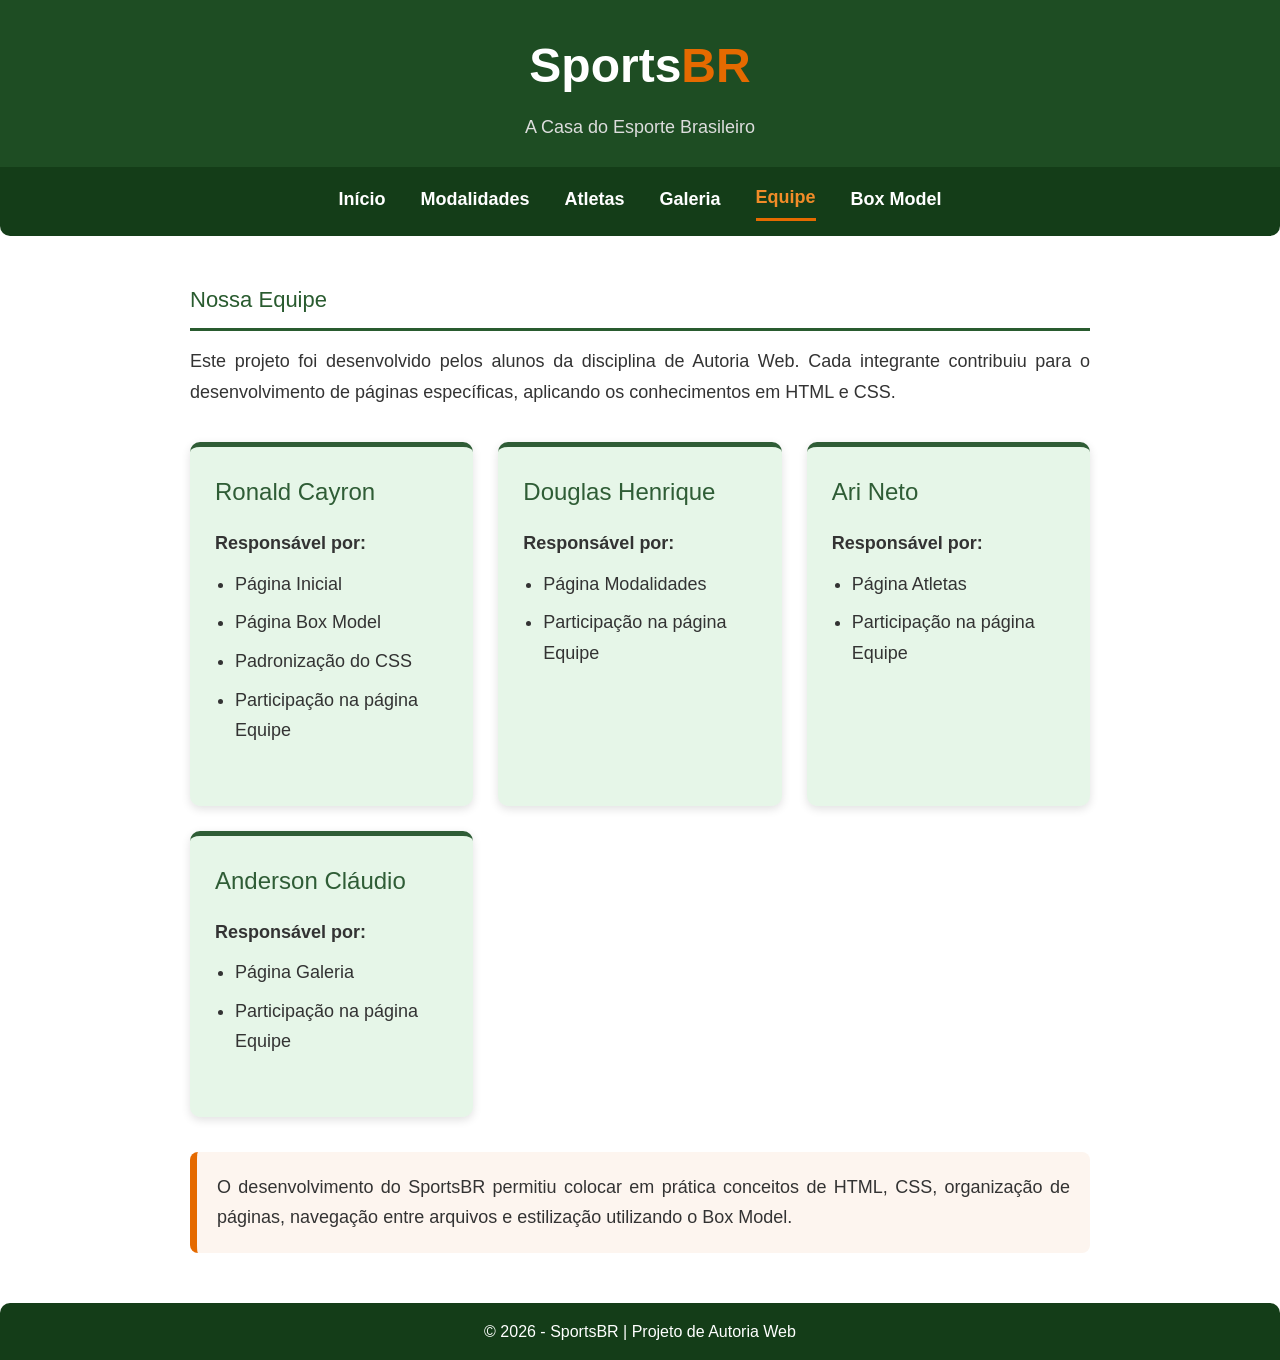
<file: equipe.html>
<!DOCTYPE html>
<html lang="pt-BR">
<head>
    <meta charset="UTF-8">
    <meta name="viewport" content="width=device-width, initial-scale=1.0">
    <title>Equipe | SportsBR</title>
    <link rel="stylesheet" href="css/style.css">
</head>
<body>
    <header>
        <h1>Sports<span>BR</span></h1>
        <p>A Casa do Esporte Brasileiro</p>
    </header>
    <nav>
        <a href="index.html">Início</a>
        <a href="modalidades.html">Modalidades</a>
        <a href="atletas.html">Atletas</a>
        <a href="galeria.html">Galeria</a>
        <a href="equipe.html" class="ativo">Equipe</a>
        <a href="boxmodel.html">Box Model</a>
    </nav>
    <main>
        <h2>Nossa Equipe</h2>
        <p>
            Este projeto foi desenvolvido pelos alunos da disciplina de Autoria Web.
            Cada integrante contribuiu para o desenvolvimento de páginas específicas,
            aplicando os conhecimentos em HTML e CSS.
        </p>
        <div class="equipe">
            <div class="membro">
                <h3>Ronald Cayron</h3>
                <p><strong>Responsável por:</strong></p>
                <ul>
                    <li>Página Inicial</li>
                    <li>Página Box Model</li>
                    <li>Padronização do CSS</li>
                    <li>Participação na página Equipe</li>
                </ul>
            </div>
            <div class="membro">
                <h3>Douglas Henrique</h3>
                <p><strong>Responsável por:</strong></p>
                <ul>
                    <li>Página Modalidades</li>
                    <li>Participação na página Equipe</li>
                </ul>
            </div>
            <div class="membro">
                <h3>Ari Neto</h3>
                <p><strong>Responsável por:</strong></p>
                <ul>
                    <li>Página Atletas</li>
                    <li>Participação na página Equipe</li>
                </ul>
            </div>
            <div class="membro">
                <h3>Anderson Cláudio</h3>
                <p><strong>Responsável por:</strong></p>
                <ul>
                    <li>Página Galeria</li>
                    <li>Participação na página Equipe</li>
                </ul>
            </div>
        </div>
        <div class="destaque">
            <p>
                O desenvolvimento do SportsBR permitiu colocar em prática conceitos de HTML, CSS, organização de páginas, navegação entre arquivos e estilização utilizando o Box Model.
            </p>
        </div>
    </main>
    <footer>
        <p>© 2026 - SportsBR | Projeto de Autoria Web</p>
    </footer>
</body>
</html>
</file>
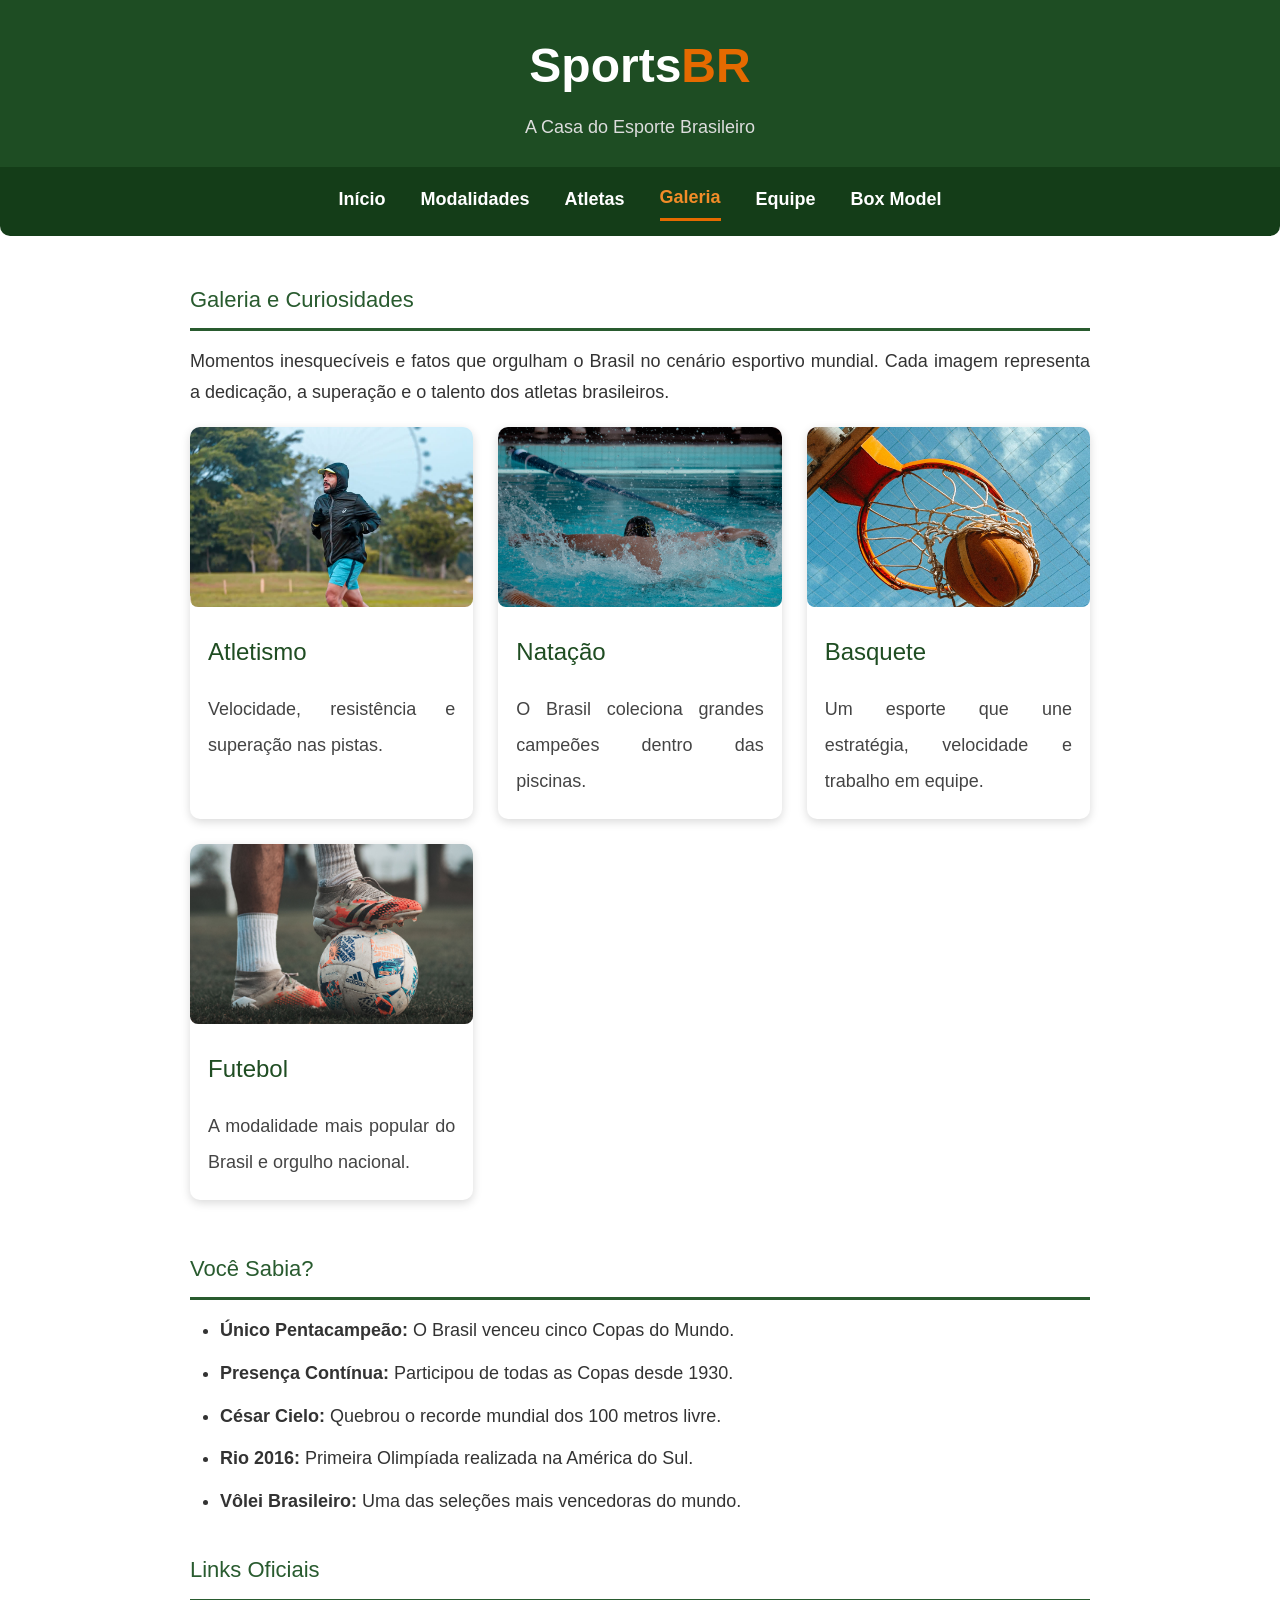
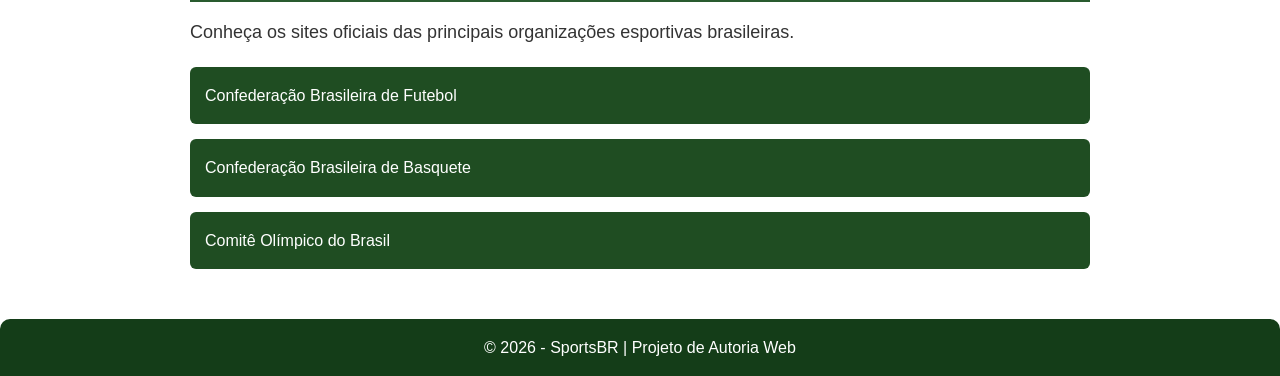
<file: galeria.html>
<!DOCTYPE html>
<html lang="pt-br">
<head>
    <meta charset="UTF-8">
    <meta name="viewport" content="width=device-width, initial-scale=1.0">
    <title>Galeria | SportsBR</title>
    <link rel="stylesheet" href="css/style.css">
</head>
<body>
    <header>
        <h1>Sports<span>BR</span></h1>
        <p>A Casa do Esporte Brasileiro</p>
    </header>
    <nav>
        <a href="index.html">Início</a>
        <a href="modalidades.html">Modalidades</a>
        <a href="atletas.html">Atletas</a>
        <a href="galeria.html" class="ativo">Galeria</a>
        <a href="equipe.html">Equipe</a>
        <a href="boxmodel.html">Box Model</a>
    </nav>
    <main>
        <h2>Galeria e Curiosidades</h2>
        <p>
            Momentos inesquecíveis e fatos que orgulham o Brasil no cenário esportivo mundial.
            Cada imagem representa a dedicação, a superação e o talento dos atletas brasileiros.
        </p>
        <section class="galeria">
            <div class="card">
                <img src="imagens/pagina_galeria/atletismo.jpeg" alt="Atletismo">
                <h3>Atletismo</h3>
                <p>
                    Velocidade, resistência e superação nas pistas.
                </p>
            </div>

            <div class="card">
                <img src="imagens/pagina_galeria/natacao.jpeg" alt="Natação">
                <h3>Natação</h3>
                <p>
                    O Brasil coleciona grandes campeões dentro das piscinas.
                </p>
            </div>

            <div class="card">
                <img src="imagens/pagina_galeria/basquete.jpeg" alt="Basquete">
                <h3>Basquete</h3>
                <p>
                    Um esporte que une estratégia, velocidade e trabalho em equipe.
                </p>
            </div>

            <div class="card">
                <img src="imagens/pagina_galeria/futebol.jpeg" alt="Futebol">
                <h3>Futebol</h3>
                <p>
                    A modalidade mais popular do Brasil e orgulho nacional.
                </p>
            </div>
        </section>
        <h2>Você Sabia?</h2>
        <ul>
            <li><strong>Único Pentacampeão:</strong> O Brasil venceu cinco Copas do Mundo.</li>

            <li><strong>Presença Contínua:</strong> Participou de todas as Copas desde 1930.</li>

            <li><strong>César Cielo:</strong> Quebrou o recorde mundial dos 100 metros livre.</li>

            <li><strong>Rio 2016:</strong> Primeira Olimpíada realizada na América do Sul.</li>

            <li><strong>Vôlei Brasileiro:</strong> Uma das seleções mais vencedoras do mundo.</li>
        </ul>
        <h2>Links Oficiais</h2>
        <p>
            Conheça os sites oficiais das principais organizações esportivas brasileiras.
        </p>
        <div class="links">
            <a href="https://www.cbf.com.br/" target="_blank">
                Confederação Brasileira de Futebol
            </a>
            <a href="https://www.cbb.com.br/" target="_blank">
                Confederação Brasileira de Basquete
            </a>
            <a href="https://www.cob.org.br/" target="_blank">
                Comitê Olímpico do Brasil
            </a>
        </div>
    </main>
    <footer>
        <p>© 2026 - SportsBR | Projeto de Autoria Web</p>
    </footer>
</body>
</html>
</file>
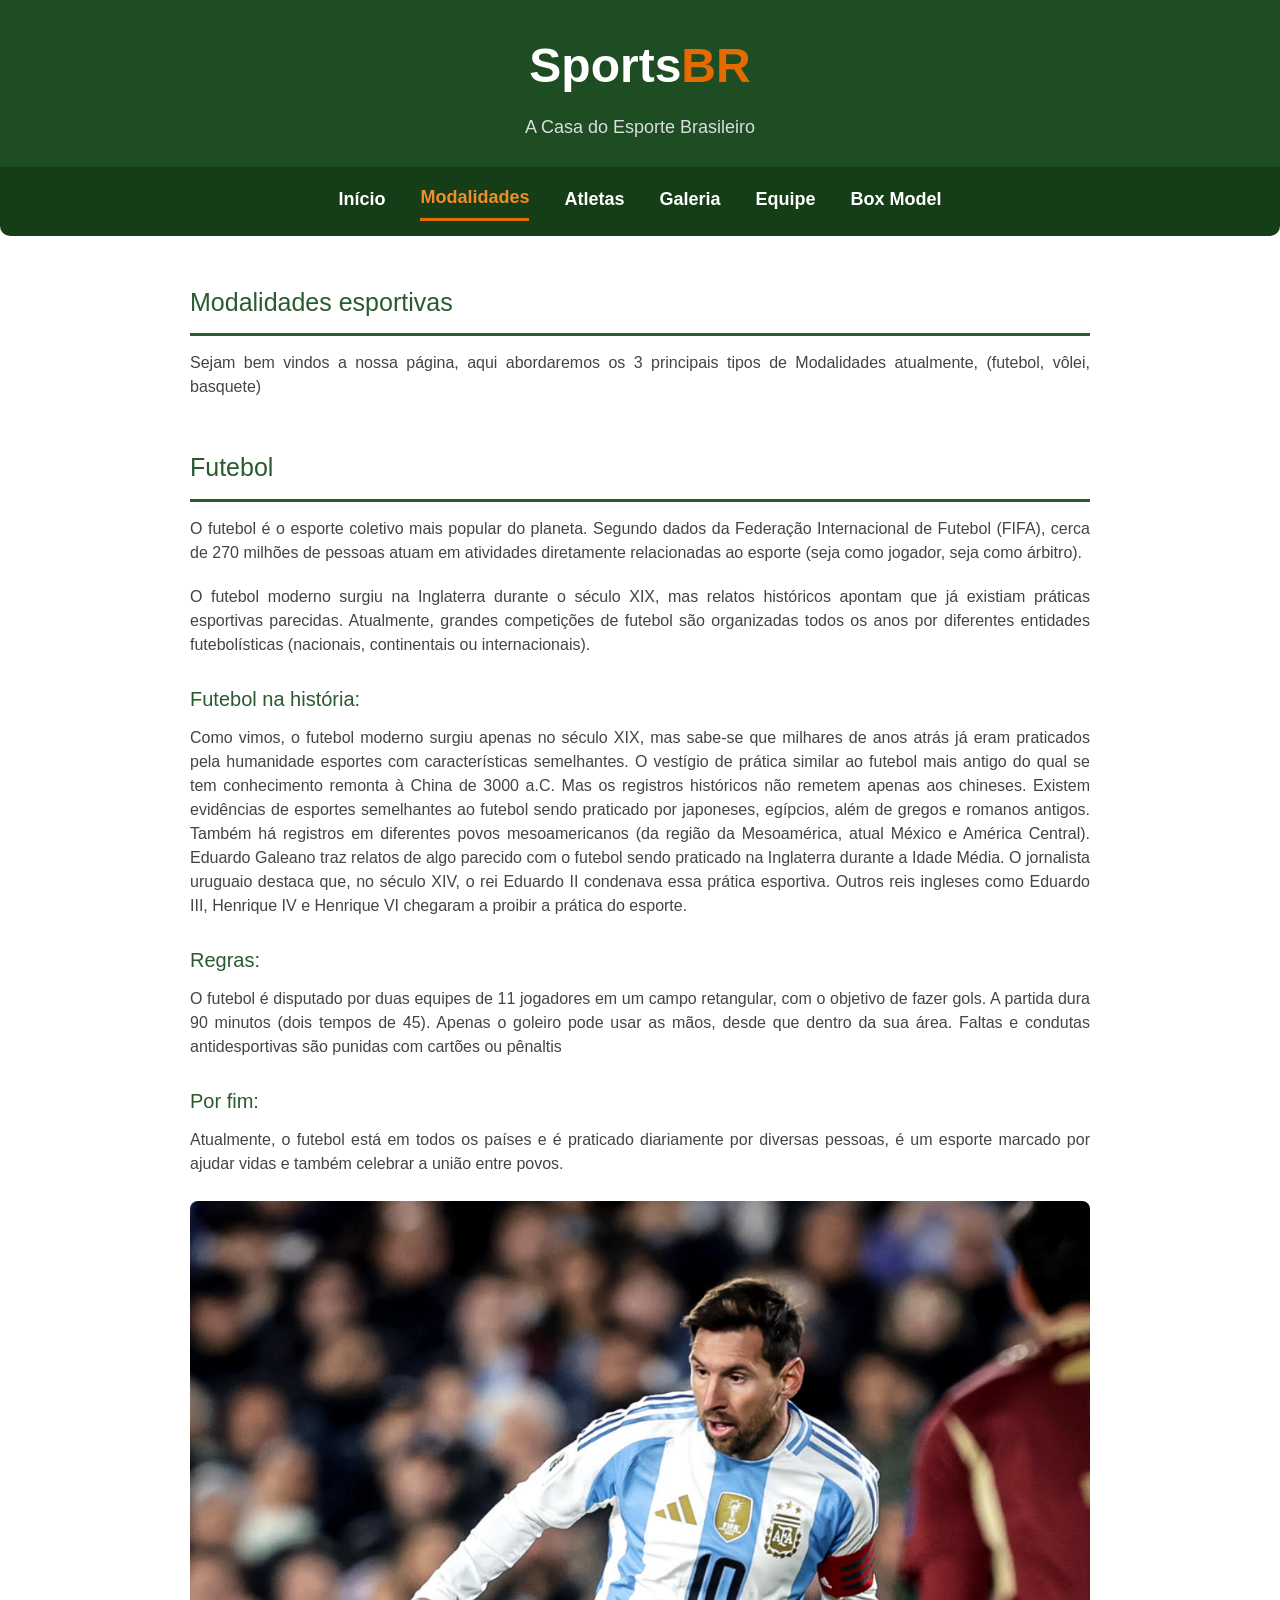
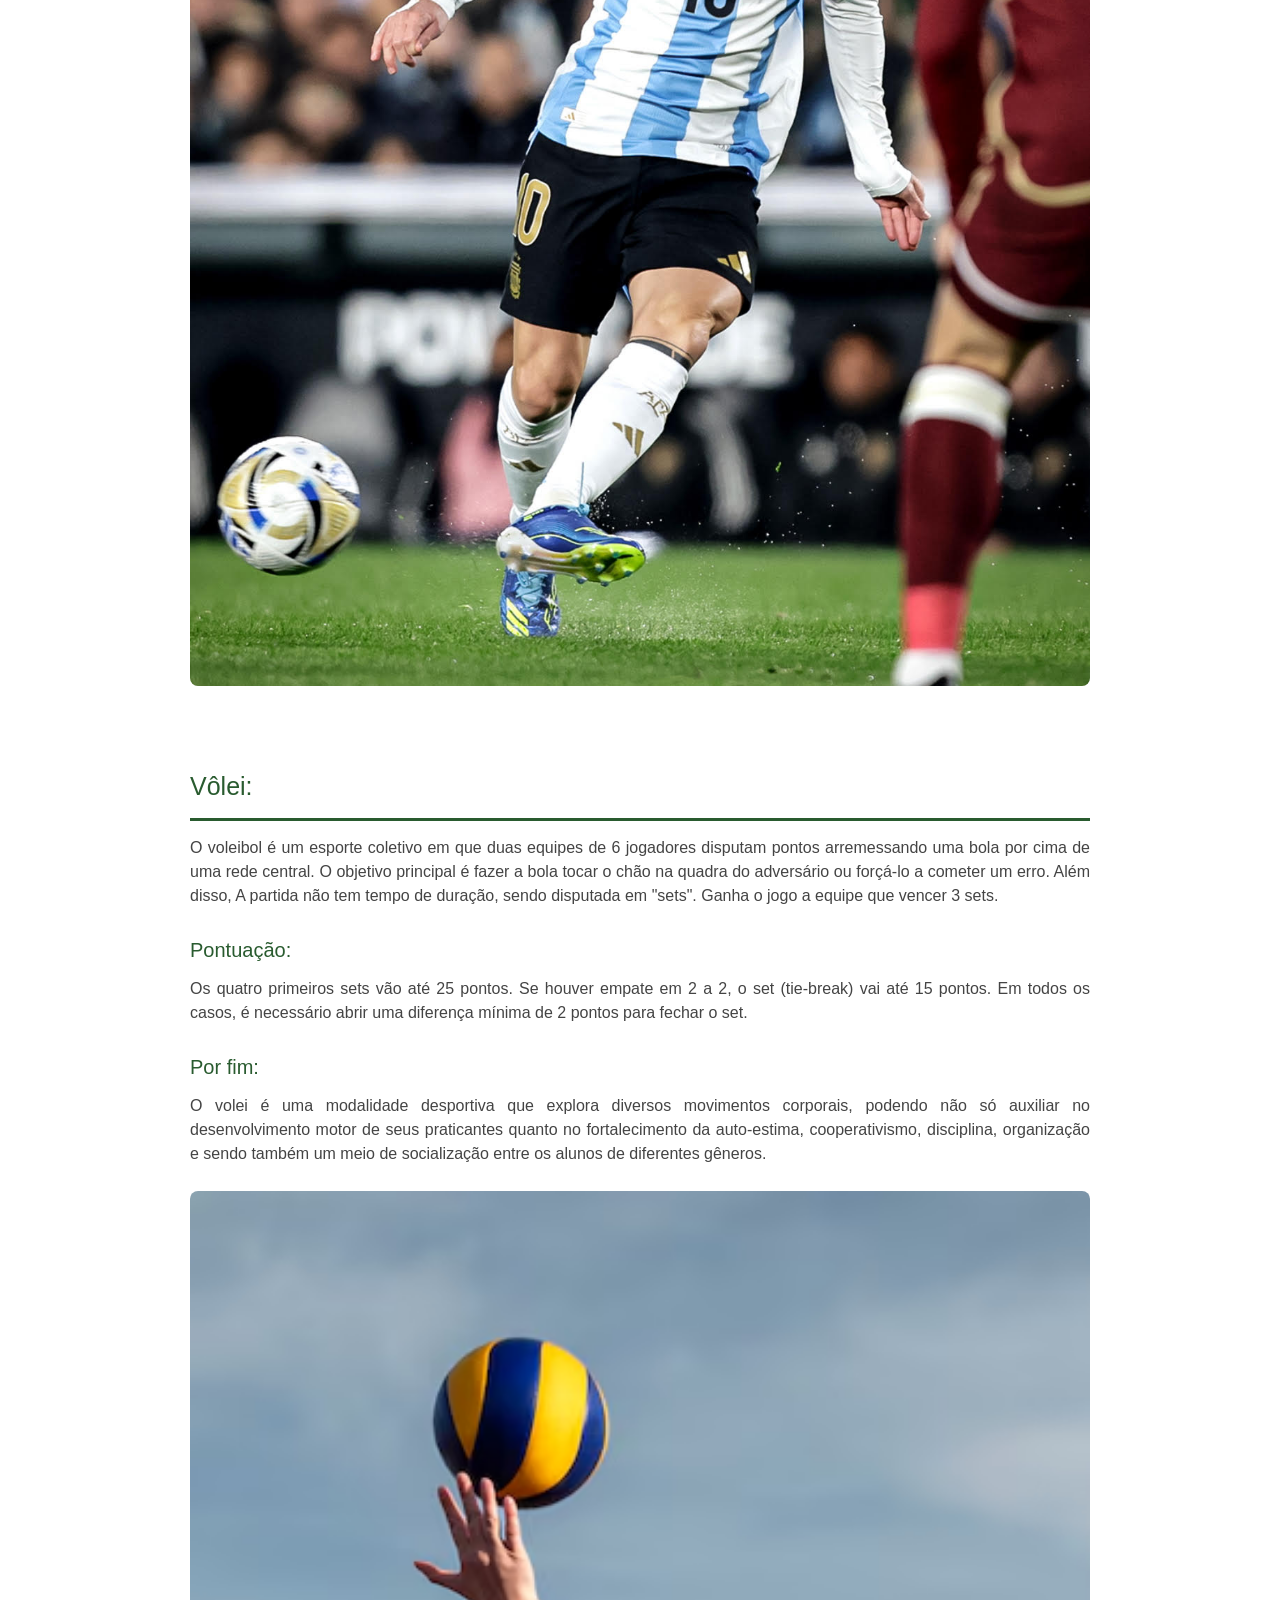
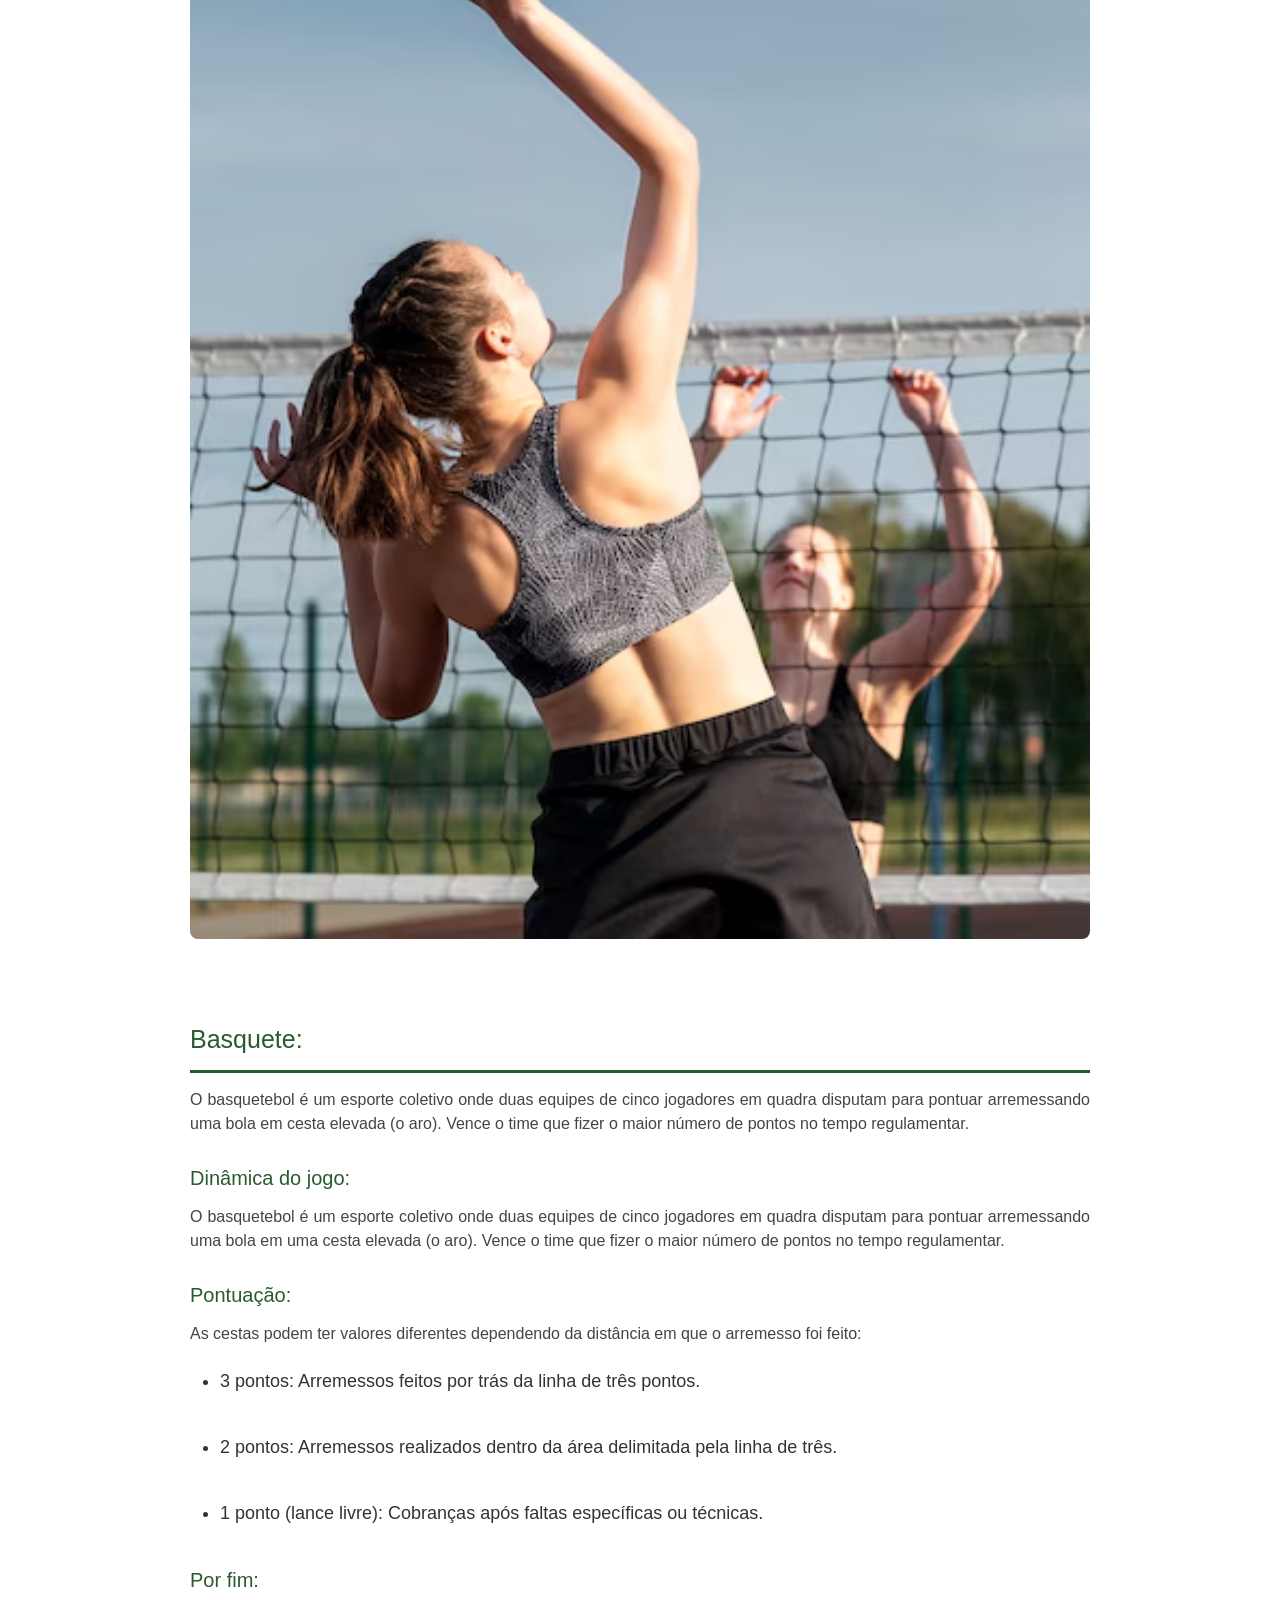
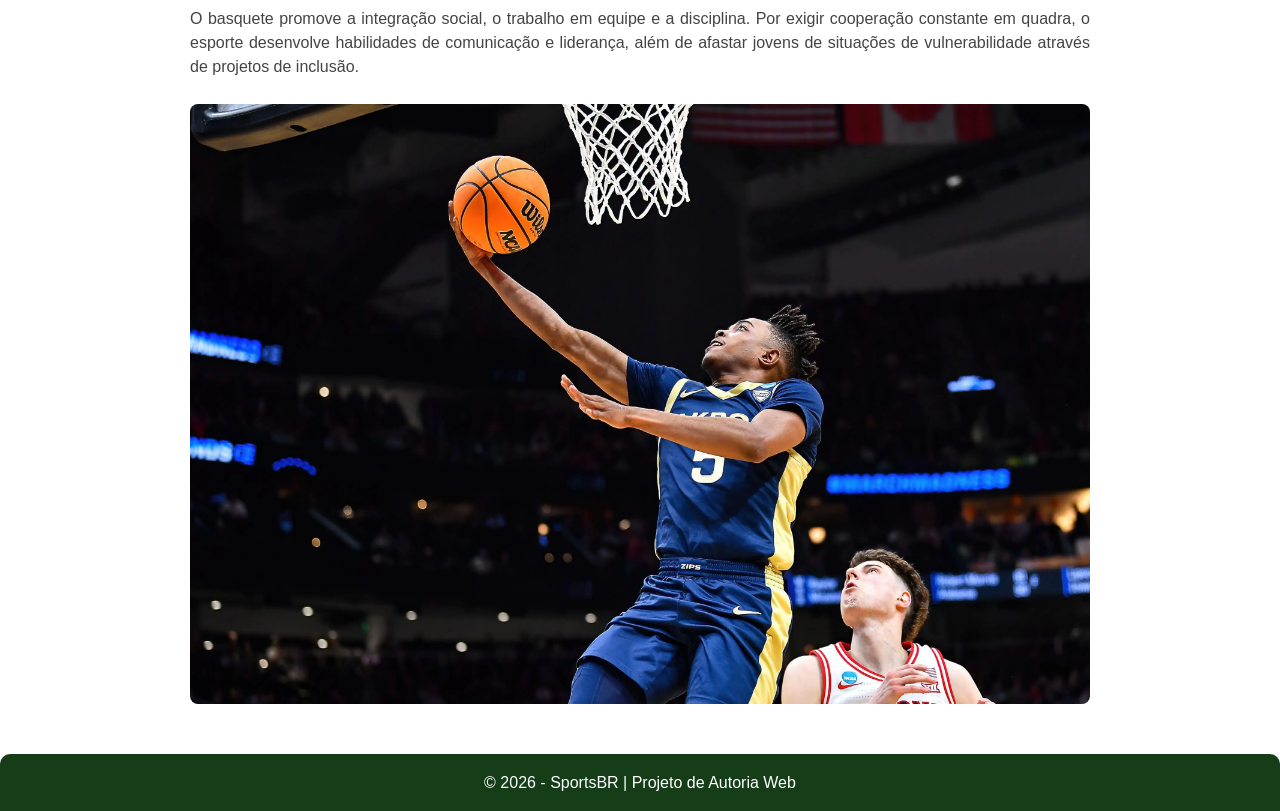
<file: modalidades.html>
<!DOCTYPE html>
<html lang="pt-br">
<head>
    <meta charset="UTF-8">
    <meta name="viewport" content="width=device-width, initial-scale=1.0">
    <title>Modalidades | SportsBR</title>
    <link rel="stylesheet" href="css/style.css">
</head>
<body>
    <header>
        <h1>Sports<span>BR</span></h1>
        <p>A Casa do Esporte Brasileiro</p>
    </header>
    <nav>
        <a href="index.html">Início</a>
        <a href="modalidades.html" class="ativo">Modalidades</a>
        <a href="atletas.html">Atletas</a>
        <a href="galeria.html">Galeria</a>
        <a href="equipe.html">Equipe</a>
        <a href="boxmodel.html">Box Model</a>
    </nav>
    <main>
        <section class="modalidade">
            <div>
                <h2>Modalidades esportivas</h1>
                <p>
                    Sejam bem vindos a nossa página, aqui abordaremos os 3 principais tipos de Modalidades
                    atualmente, (futebol, vôlei, basquete)
                </p>
                <br>
                <h2>Futebol</h2>
                <p>
                    O futebol é o esporte coletivo mais popular do planeta. Segundo dados da Federação Internacional de Futebol (FIFA), cerca de 270 milhões de pessoas atuam 
                    em atividades diretamente relacionadas ao esporte (seja como jogador, seja como árbitro).
                </p>
                <p>
                    O futebol moderno surgiu na Inglaterra durante o século XIX, mas relatos históricos
                    apontam que já existiam práticas esportivas parecidas.

                    Atualmente, grandes competições de futebol são organizadas todos
                    os anos por diferentes entidades futebolísticas (nacionais, continentais ou internacionais). 
                </p>
                <h3>Futebol na história:</h3>
                <p>
                    Como vimos, o futebol moderno surgiu apenas no século XIX, mas sabe-se que milhares de anos atrás já eram praticados pela humanidade esportes com características
                    semelhantes. O vestígio de prática similar ao futebol mais antigo do qual se tem conhecimento remonta à China de 3000 a.C.

                    Mas os registros históricos não remetem apenas aos chineses. Existem evidências de esportes semelhantes ao futebol sendo praticado por japoneses, egípcios, além de gregos e romanos antigos. Também há registros em diferentes povos
                    mesoamericanos (da região da Mesoamérica, atual México e América Central).

                    Eduardo Galeano traz relatos de algo parecido com o futebol sendo praticado na Inglaterra durante a Idade Média. O jornalista uruguaio destaca que, no século XIV, o rei Eduardo 
                    II condenava essa prática esportiva. Outros reis ingleses como Eduardo III, Henrique IV e Henrique VI chegaram a proibir a prática do esporte.
                </p>
                <h3>Regras:</h3>
                <p>
                    O futebol é disputado por duas equipes de 11 jogadores em um campo retangular, com o objetivo de fazer gols. A partida dura 90 minutos (dois tempos de 45). Apenas o goleiro pode usar as mãos, desde
                    que dentro da sua área. Faltas e condutas antidesportivas são punidas com cartões ou pênaltis
                </p>
                <h3>Por fim:</h3>
                <p>
                    Atualmente, o futebol está em todos os países e é praticado diariamente por diversas pessoas,
                    é um esporte marcado por ajudar vidas e também celebrar a união entre povos.
                </p>
                <img src="imagens/pagina_modalidades/futebol.jpg" alt="futebol" width="450px">
                <br>
                <br>
                <h2>Vôlei:</h2>
                <p>
                    O voleibol é um esporte coletivo em que duas equipes de 6 jogadores disputam pontos arremessando uma bola por cima de uma rede central. O objetivo
                    principal é fazer a bola tocar o chão na quadra do adversário ou forçá-lo a cometer um erro.
                    Além disso, A partida
                    não tem tempo de duração, sendo disputada em "sets". Ganha o jogo a equipe que vencer 3 sets.
                </p>
                <h3>Pontuação:</h3>
                <p> Os quatro primeiros sets vão até 25 pontos. Se houver empate em 2 a 2, o set 
                (tie-break) vai até 15 pontos.
                Em todos os casos, é necessário abrir uma diferença mínima de 2 pontos para fechar o set.</p>
                <h3>Por fim:</h3>
                <p>O volei é uma modalidade desportiva que explora diversos movimentos corporais,
                podendo não só auxiliar no desenvolvimento motor de seus praticantes quanto no fortalecimento da auto-estima, cooperativismo, disciplina,
                organização e sendo também um meio de socialização entre os alunos de diferentes gêneros.</p>
                <img src="imagens/pagina_modalidades/volei.avif" alt="volei" width="450">
                <br>
                <br>
                <h2>Basquete:</h2>
                <p>
                    O basquetebol é um esporte coletivo onde duas equipes de cinco jogadores em quadra disputam
                    para pontuar arremessando uma bola em 
                    cesta elevada (o aro). Vence o time que fizer o maior número de pontos no tempo regulamentar.
                </p>
                <h3>Dinâmica do jogo:</h3>
                <p>
                    O basquetebol é um esporte coletivo onde duas equipes de cinco jogadores em quadra disputam 
                    para pontuar arremessando uma bola em uma
                    cesta elevada (o aro). Vence o time que fizer o maior número de pontos no tempo regulamentar.
                </p>
                <h3>Pontuação:</h3>
                <p>
                    As cestas podem ter valores diferentes dependendo da distância em que o arremesso foi feito:
                </p>
                <ul>
                    <li>3 pontos: Arremessos feitos por trás da linha de três pontos.</li>
                </ul>
                <ul>
                    <li>2 pontos: Arremessos realizados dentro da área delimitada pela linha de três.</li>
                </ul>
                <ul>
                    <li>1 ponto (lance livre): Cobranças após faltas específicas ou técnicas.</li>
                </ul>
                <h3>Por fim:</h3>
                <p>O basquete promove a integração social, o trabalho em equipe e a disciplina. Por exigir 
                cooperação constante em quadra, o esporte desenvolve habilidades de comunicação e liderança,
                além de afastar jovens de situações de vulnerabilidade através de projetos de inclusão.</p>
                <img src="imagens/pagina_modalidades/basquete.webp" alt="basquete" width="450">
            </div>
        </section>
    </main>
    <footer>
        <p>© 2026 - SportsBR | Projeto de Autoria Web</p>
    </footer>
</body>
</html>
</file>
<file: css/style.css>
/*PÁGINA INICIAL*/

* {
    margin: 0;
    padding: 0;
    box-sizing: border-box;
}

body {
    font-family: Arial, Helvetica, sans-serif;
    background: #FFFFFF;
    color: #333333;
    line-height: 1.7;
}

header {
    background: #1E4D23;
    text-align: center;
    padding: 25px 20px;
}

header h1 {
    font-size: 48px;
    color: white;
}

header span {
    color: #E56A00;
}

header p {
    margin-top: 5px;
    font-size: 18px;
    color: #DDDDDD;
}

nav {
    background: #143D18;
    display: flex;
    justify-content: center;
    align-items: center;
    flex-wrap: wrap;
    gap: 35px;
    padding: 15px;
    border-radius: 0px 0px 10px 10px;
}

nav > a {
    color: white;
    text-decoration: none;
    font-size: 18px;
    font-weight: bold;
    padding-bottom: 5px;
    transition: 0.3s;
}

nav a:hover {
    color: #F28C28;
}

nav .ativo {
    color: #F28C28;
    border-bottom: 3px solid #E56A00;
}

main {
    max-width: 900px;
    width: 90%;
    margin: 45px auto;
}

main h2 {
    color: #295B2F;
    font-size: 22px;
    margin-bottom: 15px;
    border-bottom: 3px solid #295B2F;
    padding-bottom: 10px;
    font-weight: normal;
}

main p {
    font-size: 18px;
    text-align: justify;
    margin-bottom: 20px;
}

ul {
    margin-left: 30px;
    margin-bottom: 35px;
}

main h2 + p {
    margin-top: 10px;
}

main h2 ~ div {
    margin-top: 25px;
}

li {
    font-size: 18px;
    margin-bottom: 12px;
}

.destaque {
    background: #FDF5EF;
    border-left: 7px solid #E56A00;
    padding: 20px;
    border-radius: 8px;
    margin: 30px 0;
}

.destaque p {
    margin: 0;
}

.info {
    background: #EAF4EC;
    border-left: 7px solid #2F5D36;
    padding: 20px;
    border-radius: 8px;
    margin-top: 35px;
}

.info p {
    margin: 0;
}

img {
    width: 100%;
    border-radius: 8px;
    margin: 25px 0;
    display: block;
}

a {
    color: #E56A00;
}

a:hover {
    color: #C95800;
}

footer {
    margin-top: 50px;
    background: #143D18;
    color: white;
    text-align: center;
    padding: 15px;
    border-radius: 10px 10px 0px 0px;
    font-size: 16px;
}

@media (max-width: 768px) {

    header h1 {
        font-size: 38px;
    }

    header p {
        font-size: 16px;
    }

    nav {
        gap: 18px;
    }

    nav a {
        font-size: 16px;
    }

    main {
        width: 92%;
    }

    main h2 {
        font-size: 26px;
    }

    main p,
    li {
        font-size: 16px;
    }

    footer {
        font-size: 15px;
    }

}

/*PÁGINA MODALIDADES*/

.modalidade {
    margin-bottom: 45px;
}

.modalidade img {
    width: 100%;
    height: 100%;
    object-fit: cover;
    display: block;
}

.modalidade h2 {
    color: #295B2F;
    font-size: 25px;
    font-weight: normal;
    margin-bottom: 15px;
}

.modalidade h3 {
    color: #295B2F;
    font-size: 20px;
    margin-top: 25px;
    margin-bottom: 10px;
    font-weight: normal;
}

.modalidade p {
    line-height: 1.5;
    font-size: 16px;
}

/*PÁGINA ATLETAS*/

.atletas {
    display: grid;
    grid-template-columns: repeat(auto-fit, minmax(320px, 1fr));
    gap: 30px;
    margin-top: 35px;
}

.atleta-card {
    max-width: 900px;
    width: 100%;
    margin: 45px auto;
}

.atleta-card img {
    width: 100%;
    height: 100%;
    object-fit: contain;
    display: block;
}

.atleta-info h3 {
    color: #295B2F;
    font-size: 24px;
    margin-bottom: 10px;
    font-weight: normal;
}

.atleta-info p {
    font-size: 17px;
    line-height: 1.8;
}

/*PÁGINA GALERIA*/

.galeria {
    display: grid;
    grid-template-columns: repeat(auto-fit, minmax(240px, 1fr));
    gap: 25px;
    margin-top: 0px;
    margin-bottom: 50px;
}

.card {
    background: white;
    border-radius: 10px;
    overflow: hidden;
    box-shadow: 0 3px 10px rgba(0, 0, 0, 0.15);
    transition: 0.3s;
}

.card:hover {
    transform: translateY(-10px);
    box-shadow: 0px 0px 10px 2px #1E4D23;
}

.card img {
    width: 100%;
    height: 180px;
    object-fit: cover;
    display: block;
    margin-top: 0px;
}

.card h3 {
    color: #1f4d22;
    margin: 18px;
    font-size: 24px;
}

.card p {
    margin: 0px 18px 20px;
}

.links {
    display: flex;
    flex-direction: column;
    gap: 15px;
    margin-top: 20px;
}

.links a {
    background: #1f4d22;
    color: white;
    text-decoration: none;
    padding: 15px;
    border-radius: 6px;
    transition: 0.3s;
}

.links a:hover {
    background: #e66a00;
}

/*PÁGINA EQUIPE*/

.equipe {
    display: grid;
    grid-template-columns: repeat(auto-fit, minmax(260px, 1fr));
    gap: 25px;
    margin: 35px 0;
}

.membro {
    background: white;
    background-color: #31b4421f;
    border-radius: 10px;
    box-shadow: 0 3px 10px rgba(0, 0, 0, 0.12);
    padding: 25px;
    border-top: 5px solid #2F5D36;
}

.membro h3 {
    color: #2F5D36;
    font-size: 24px;
    font-weight: normal;
    margin-bottom: 15px;
}

.membro p {
    margin-bottom: 10px;
}

.membro ul {
    margin-left: 20px;
}

.membro li {
    margin-bottom: 8px;
}

/*PÁGINA BOX MODEL*/

main table {
    width: 100%;
    border-collapse: collapse;
    margin: 30px 0;
}

main table th {
    background: #1F4D24;
    color: white;
    padding: 18px;
    text-align: left;
    font-size: 22px;
}

main table td {
    border: 1px solid #CFCFCF;
    padding: 18px;
    font-size: 18px;
    line-height: 1.6;
}

main table tr:nth-child(even) {
    background: #F7F7F7;
}

blockquote {
    background: #FDF3EC;
    border-left: 6px solid #E56A00;
    padding: 25px;
    margin: 30px 0;
    border-radius: 8px;
    font-size: 20px;
    line-height: 1.8;
    font-style: italic;
}

.margin-box {
    width: 100%;
    max-width: 600px;
    margin: 30px auto;
    padding: 30px;
    box-sizing: border-box;
    border: 5px solid #ff9430;
}

.padding-box {
    width: 100%;
    margin: 30px auto;
    padding: 30px;
    box-sizing: border-box;
    border: 5px solid #1a7723;
}

.content-box {
    width: 100%;
    max-width: 280px;
    margin: 30px auto;
    padding: 20px;
    box-sizing: border-box;
    border: 5px solid rgb(90, 90, 255);
}

.border-box {
    width: 100%;
    margin: 30px auto;
    padding: 30px;
    box-sizing: border-box;
    border: 5px solid rgb(199, 219, 20);
}

.inline-box {
    display: inline-block;
    padding: 12px 18px;
    margin-right: 10px;
    border: 1px solid #E56A00;
    background: #FDF3EC;
    font-size: 20px;
}

.dica {
    background: #EDF7F0;
    border-left: 6px solid #295B2F;
    padding: 25px;
    margin-top: 40px;
    border-radius: 8px;
    font-size: 20px;
    line-height: 1.8;
}

section h2 {
    color: #295B2F;
    font-size: 22px;
    margin-bottom: 15px;
    border-bottom: 3px solid #295B2F;
    padding-bottom: 10px;
    font-weight: normal;
}

section h3 {
    color: #295B2F;
    font-size: 18px;
    margin-top: 35px;
    margin-bottom: 15px;
    font-weight: normal;
}

section p {
    font-size: 18px;
    line-height: 2;
    color: #444444;
    margin-bottom: 20px;
}

blockquote {
    background: #FDF3EC;
    border-left: 6px solid #E56A00;
    padding: 30px;
    margin: 30px 0;
    border-radius: 8px;
    font-size: 18px;
    line-height: 2;
    font-style: italic;
}

main table th {
    font-size: 18px;
    padding: 16px;
}

main table td {
    font-size: 18px;
    padding: 16px;
    line-height: 1.8;
}

.block-box,
.inline-box,
.content-box,
.dica {
    font-size: 18px;
    line-height: 1.8;
}

.laranja {
    color: #ff9430;
}

.verde-claro {
    color: rgb(199, 219, 20);
}

.verde-escuro {
    color: #1a7723;
}

.azul {
    color: rgb(90, 90, 255);
}
</file>
<file: projeto/css/style.css>
* {
    margin: 0;
    padding: 0;
    box-sizing: border-box;
}

body {
    font-family: Arial, Helvetica, sans-serif;
    background: #ffffff;
    color: #333333;
    line-height: 1.8;
}

header {
    background: #1E4D23;
    text-align: center;
    padding: 15px 20px;
}

header h1 {
    font-size: 55px;
    color: #ffffff;
}

header span {
    color: #E56A00;
}

header p {
    margin-top: 0px;
    font-size: 22px;
    color: #dddddd;
}

nav {
    background: #143D18;
    display: flex;
    justify-content: center;
    align-items: center;
    gap: 40px;
    padding: 18px;
    flex-wrap: wrap;
    border-radius: 0px 0px 10px 10px;
}

nav a {
    color: white;
    text-decoration: none;
    font-size: 20px;
    font-weight: bold;
    transition: 0.3s;
}

nav a:hover {
    color: #F28C28;
}

nav a.ativo {
    color: #F28C28;
    border-bottom: 3px solid #E56A00;
    padding-bottom: 5px;
}

main {
    width: 90%;
    max-width: 1100px;
    margin: 40px auto;
}

main h2 {
    color: #2F5D36;
    border-bottom: 3px solid #2F5D36;
    padding-bottom: 10px;
    margin-bottom: 20px;
}

h2 span {
    color: #E56A00;
}

p strong {
    color: #1E4D23;
}

p span {
    color: #E56A00;
}

main p {
    font-size: 19px;
    margin-bottom: 20px;
}

.destaque {
    background: #FDF5EF;
    border-left: 8px solid #E56A00;
    padding: 20px;
    border-radius: 8px;
    margin: 30px 0;
}

ul {
    margin-left: 30px;
    margin-bottom: 30px;
}

li {
    margin-bottom: 12px;
    font-size: 18px;
}

img {
    width: 100%;
    border-radius: 10px;
    margin: 25px 0;
    box-shadow: 0 5px 15px rgba(0,0,0,.15);
}

footer {
    background: #143D18;
    color: white;
    text-align: center;
    padding: 15px;
    margin-top: 50px;
    border-radius: 10px 10px 0px 0px;
}

@media (max-width:768px) {

header h1 {
    font-size: 40px;
}

header p {
    font-size: 18px;
}

nav {
    gap: 20px;
}

nav a {
    font-size: 17px;
}

main {
    width: 95%;
}

main h2 {
    font-size: 28px;
}

main p, li {
    font-size: 17px;
}

}
</file>
